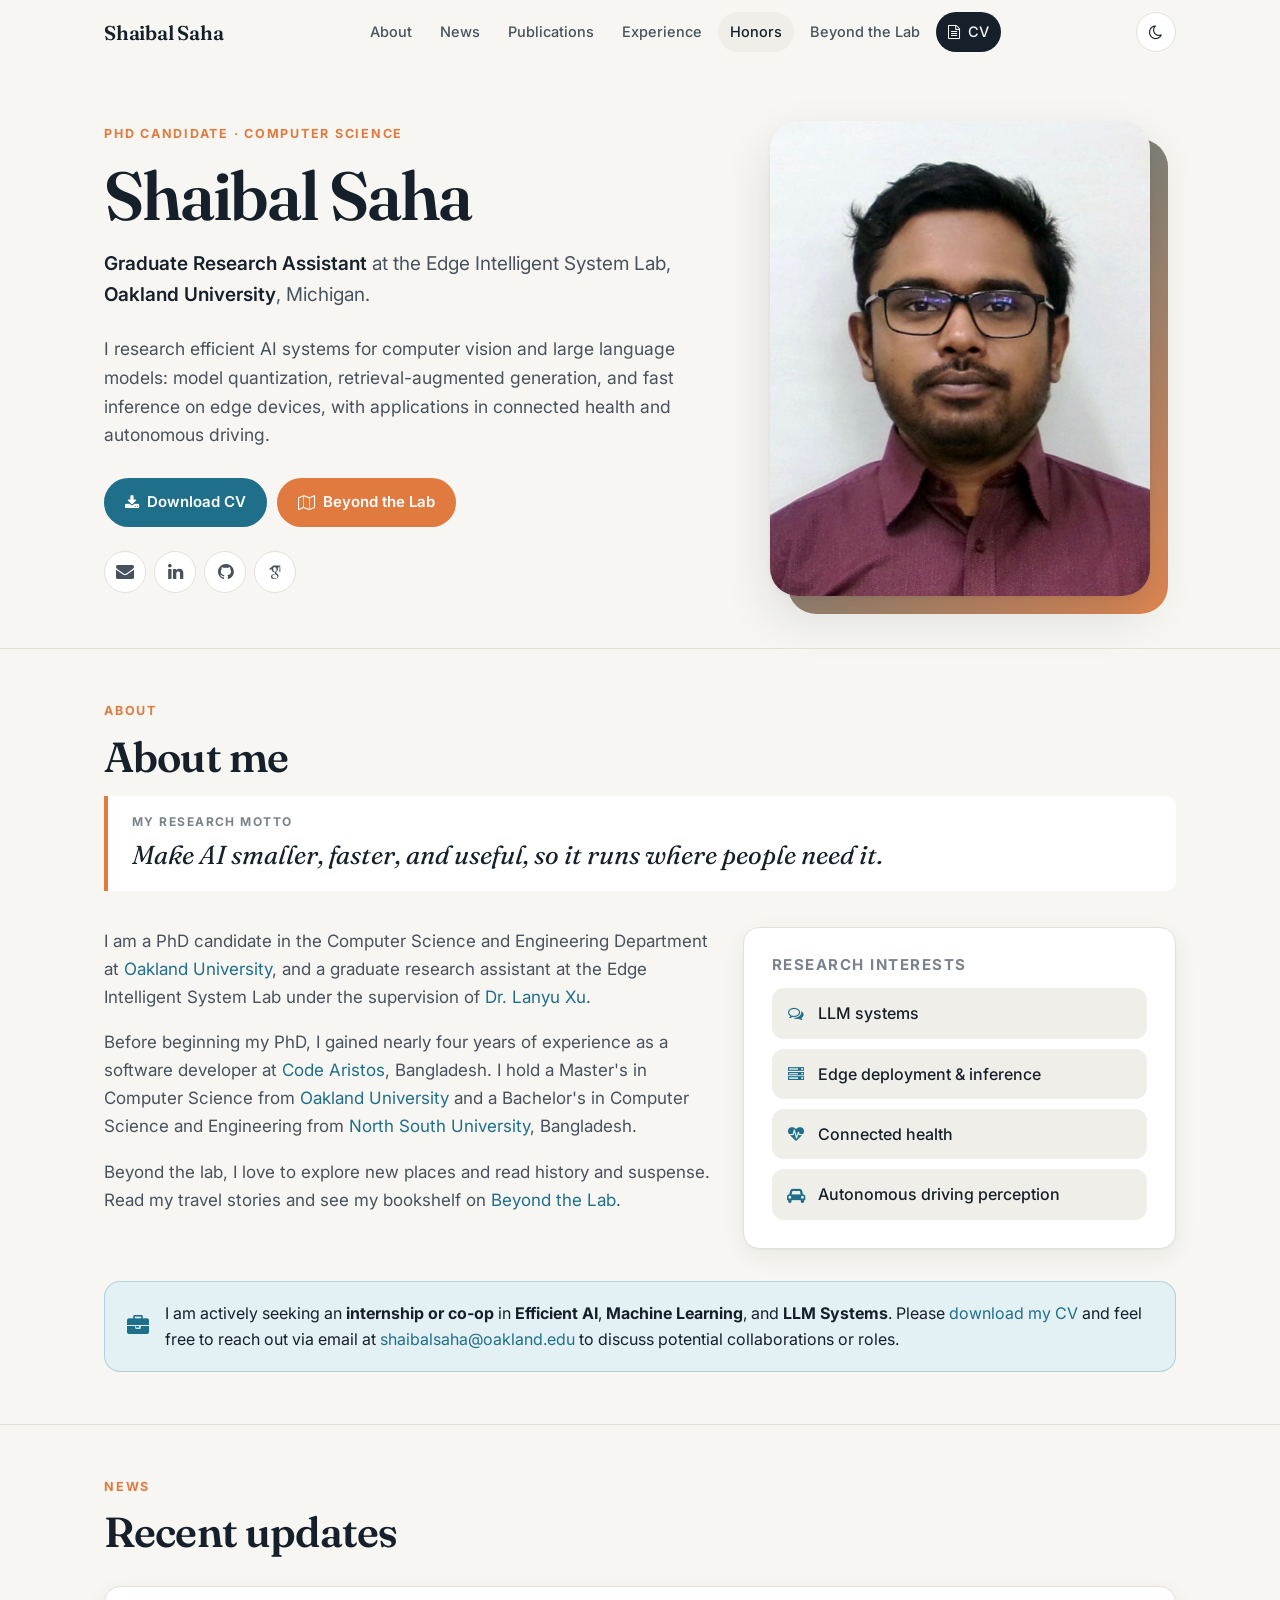
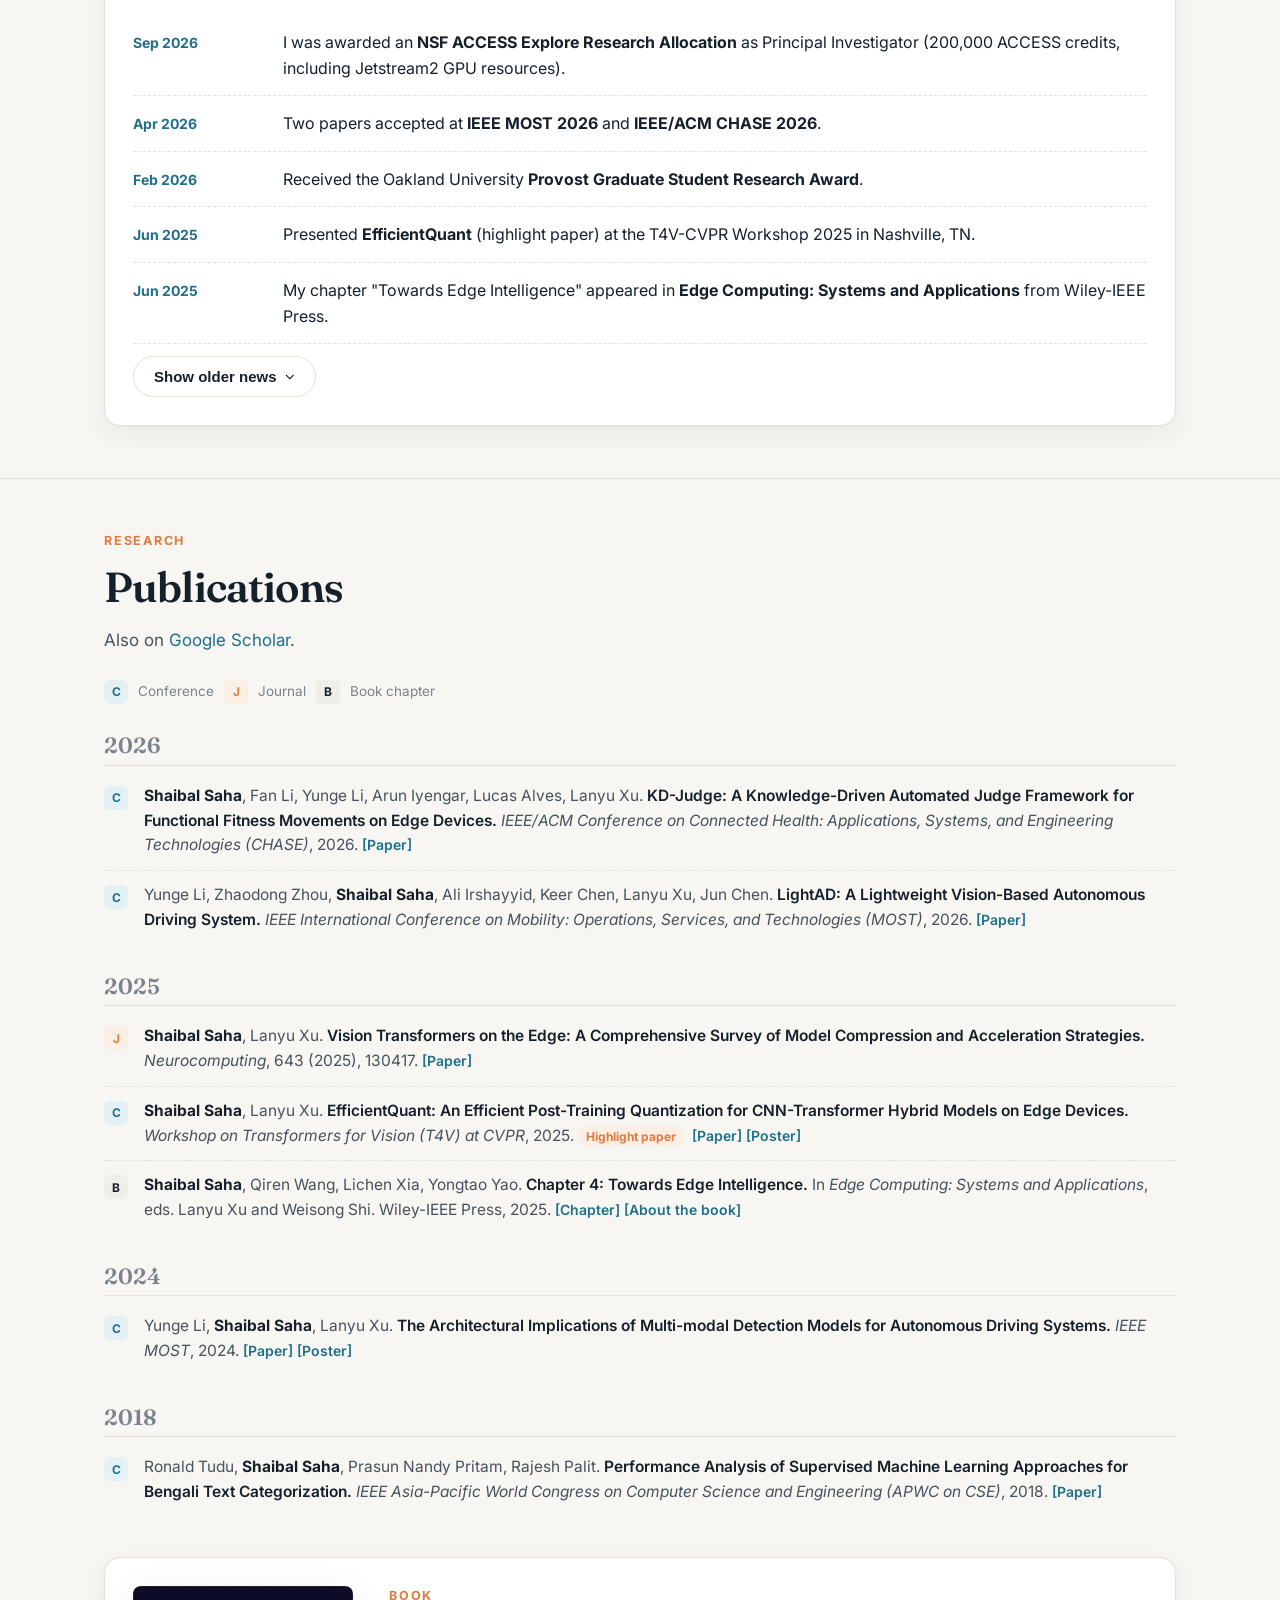
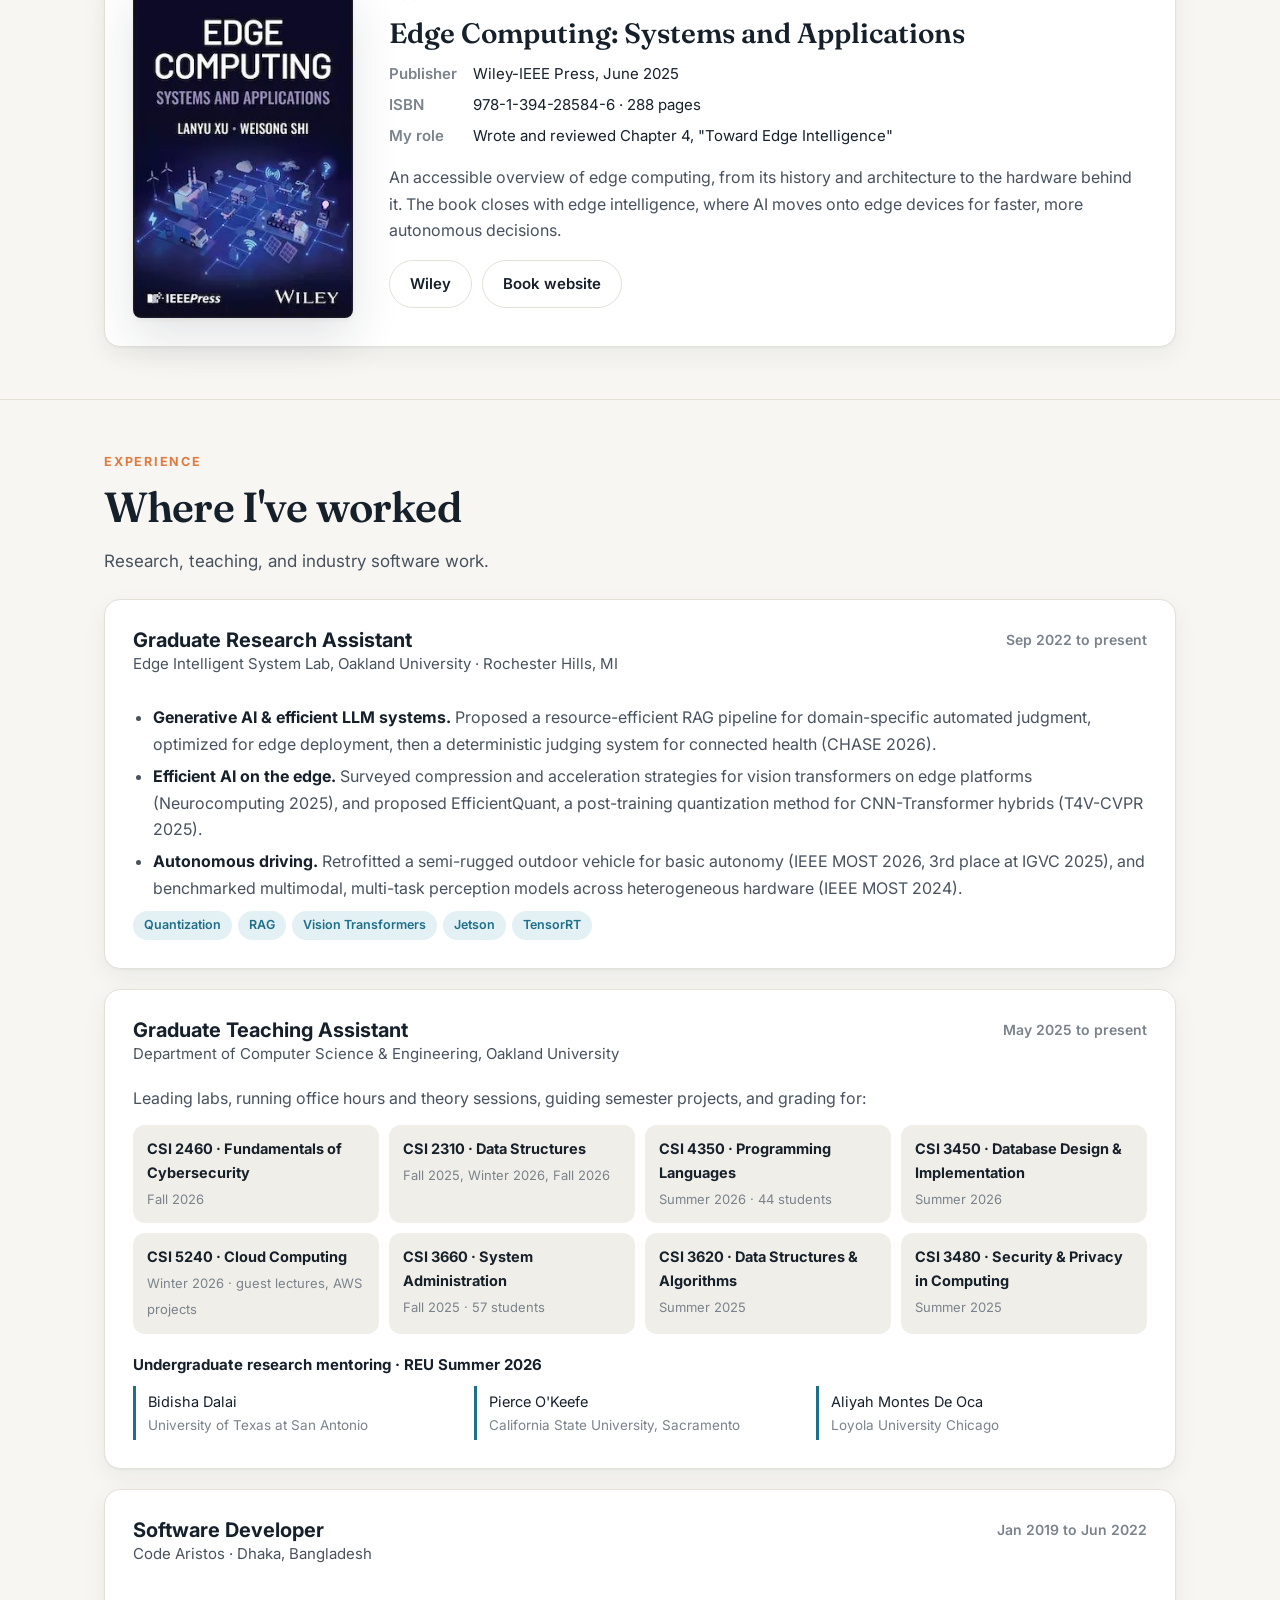
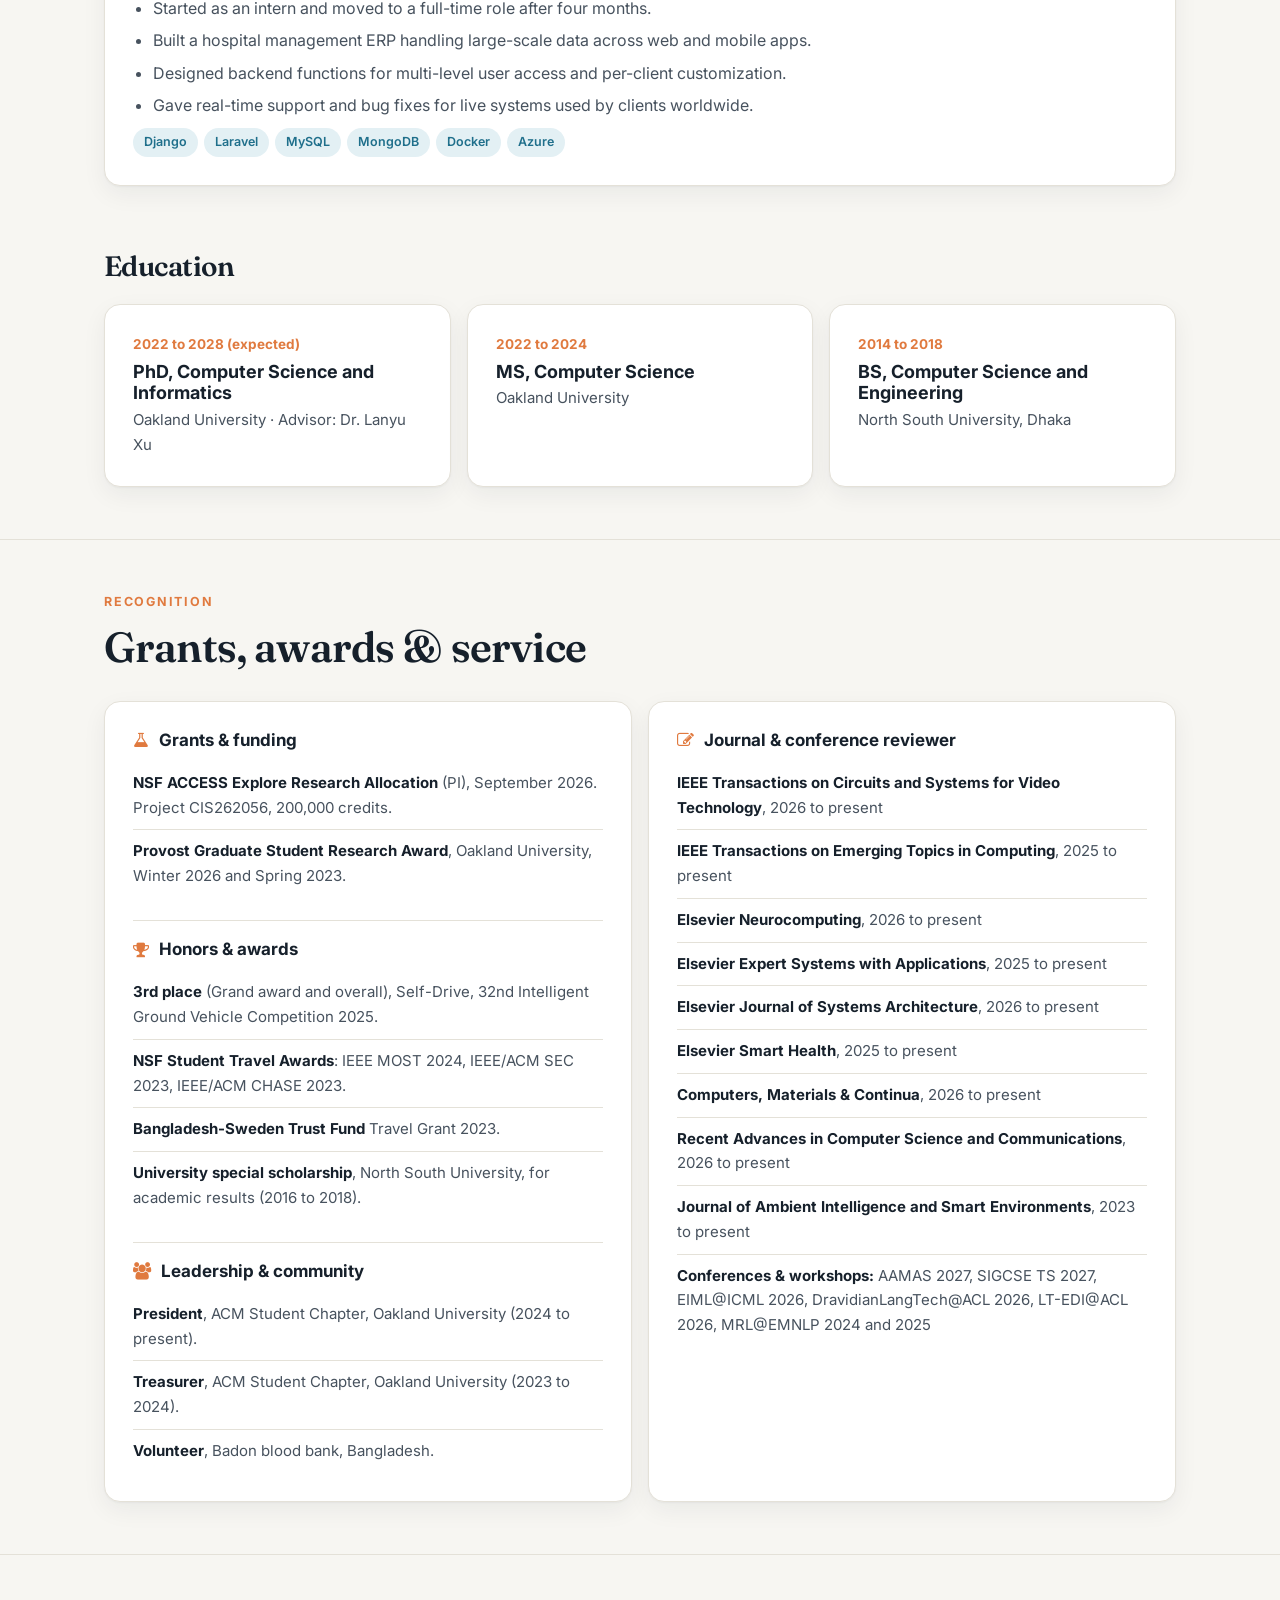
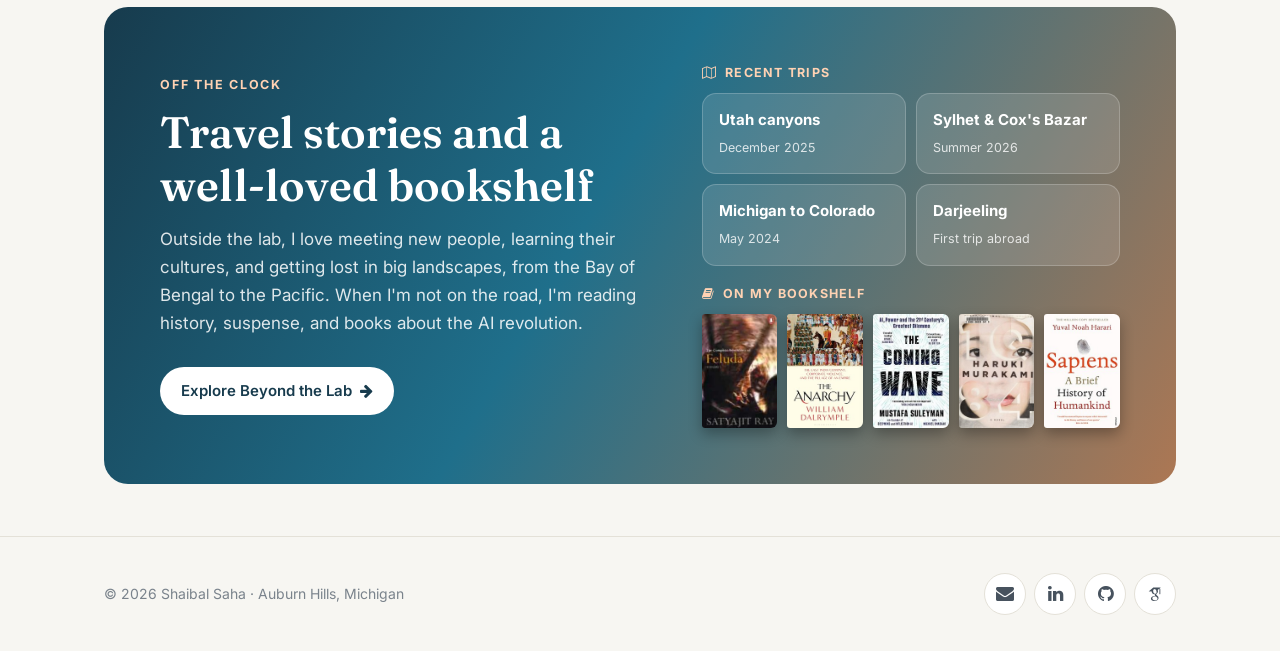
<file: index.html>
<!DOCTYPE html>
<html lang="en">
<head>
  <meta charset="utf-8">
  <meta name="viewport" content="width=device-width, initial-scale=1">
  <title>Shaibal Saha | Efficient AI Researcher</title>
  <meta name="description" content="Shaibal Saha is a PhD candidate at Oakland University researching efficient AI for computer vision and LLM systems, with a focus on connected health and autonomous driving.">
  <link rel="icon" href="favicon.ico" type="image/x-icon">
  <link rel="preconnect" href="https://fonts.googleapis.com">
  <link rel="preconnect" href="https://fonts.gstatic.com" crossorigin>
  <link href="https://fonts.googleapis.com/css2?family=Fraunces:opsz,wght@9..144,500;9..144,600&family=Inter:wght@400;500;600;700&display=swap" rel="stylesheet">
  <link rel="stylesheet" href="libs/font-awesome/css/font-awesome.min.css">
  <link rel="stylesheet" href="academicons/css/academicons.min.css">
  <link rel="stylesheet" href="css/site.css?v=20261118t">
</head>
<body>

<nav class="nav">
  <div class="wrap">
    <a class="brand" href="#top">Shaibal Saha</a>
    <ul class="nav-links">
      <li><a href="#about">About</a></li>
      <li><a href="#news">News</a></li>
      <li><a href="#publications">Publications</a></li>
      <li><a href="#experience">Experience</a></li>
      <li><a href="#honors">Honors</a></li>
      <li><a href="beyond-the-lab.html">Beyond the Lab</a></li>
      <li><a class="pill" href="images/Shaibal_Saha_CV.pdf" target="_blank" rel="noopener"><i class="fa fa-file-text-o"></i>&nbsp; CV</a></li>
    </ul>
    <div class="nav-right">
      <button class="theme-toggle" type="button" aria-label="Toggle dark mode"><i class="fa fa-moon-o"></i></button>
      <button class="nav-toggle" type="button" aria-label="Open menu" aria-expanded="false"><i class="fa fa-bars"></i></button>
    </div>
  </div>
</nav>

<main id="top">

  <!-- ================= HERO ================= -->
  <section class="hero">
    <div class="wrap">
      <div class="hero-grid">
        <div>
          <span class="eyebrow">PhD Candidate · Computer Science</span>
          <h1>Shaibal Saha</h1>
          <p class="role"><b>Graduate Research Assistant</b> at the Edge Intelligent System Lab, <b>Oakland University</b>, Michigan.</p>
          <p class="lead">I research efficient AI systems for computer vision and large language models: model quantization, retrieval-augmented generation, and fast inference on edge devices, with applications in connected health and autonomous driving.</p>
          <div class="hero-actions">
            <a class="btn btn-primary" href="images/Shaibal_Saha_CV.pdf" target="_blank" rel="noopener"><i class="fa fa-download"></i> Download CV</a>
            <a class="btn btn-warm" href="beyond-the-lab.html"><i class="fa fa-map-o"></i> Beyond the Lab</a>
          </div>
          <div class="socials">
            <a href="mailto:shaibalsaha@oakland.edu" aria-label="Email"><i class="fa fa-envelope"></i></a>
            <a href="https://www.linkedin.com/in/shaibal-saha/" target="_blank" rel="noopener" aria-label="LinkedIn"><i class="fa fa-linkedin"></i></a>
            <a href="https://github.com/shaibal13" target="_blank" rel="noopener" aria-label="GitHub"><i class="fa fa-github"></i></a>
            <a href="https://scholar.google.com/citations?hl=en&user=B1OTj-sAAAAJ" target="_blank" rel="noopener" aria-label="Google Scholar"><i class="ai ai-google-scholar"></i></a>
          </div>
        </div>
        <div class="hero-photo">
          <img src="images/new_photo.jpg" alt="Portrait of Shaibal Saha" fetchpriority="high">
        </div>
      </div>
    </div>
  </section>

  <!-- ================= ABOUT ================= -->
  <section id="about">
    <div class="wrap">
      <span class="eyebrow">About</span>
      <h2 class="section-title">About me</h2>
      <blockquote class="motto reveal"><span>My research motto</span>Make AI smaller, faster, and useful, so it runs where people need it.</blockquote>
      <div class="about-grid">
        <div class="reveal">
          <p>I am a PhD candidate in the Computer Science and Engineering Department at <a href="https://www.oakland.edu/" target="_blank" rel="noopener">Oakland University</a>, and a graduate research assistant at the Edge Intelligent System Lab under the supervision of <a href="https://lori930.github.io/" target="_blank" rel="noopener">Dr. Lanyu Xu</a>.</p>
          <p>Before beginning my PhD, I gained nearly four years of experience as a software developer at <a href="https://codearistos.net/" target="_blank" rel="noopener">Code Aristos</a>, Bangladesh. I hold a Master's in Computer Science from <a href="https://www.oakland.edu/" target="_blank" rel="noopener">Oakland University</a> and a Bachelor's in Computer Science and Engineering from <a href="https://www.northsouth.edu/" target="_blank" rel="noopener">North South University</a>, Bangladesh.</p>
          <p>Beyond the lab, I love to explore new places and read history and suspense. Read my travel stories and see my bookshelf on <a href="beyond-the-lab.html">Beyond the Lab</a>.</p>
        </div>
        <div class="card reveal">
          <h3 style="font-size:15px;margin-bottom:14px;color:var(--ink-3);letter-spacing:.1em;text-transform:uppercase">Research interests</h3>
          <ul class="interest-list">
            <li><i class="fa fa-comments-o"></i> LLM systems</li>
            <li><i class="fa fa-server"></i> Edge deployment &amp; inference</li>
            <li><i class="fa fa-heartbeat"></i> Connected health</li>
            <li><i class="fa fa-car"></i> Autonomous driving perception</li>
          </ul>
        </div>
      </div>
      <div class="banner reveal" style="margin-top:32px">
        <i class="fa fa-briefcase"></i>
        <p>I am actively seeking an <b>internship or co-op</b> in <b>Efficient AI</b>, <b>Machine Learning</b>, and <b>LLM Systems</b>. Please <a href="images/Shaibal_Saha_CV.pdf" target="_blank" rel="noopener">download my CV</a> and feel free to reach out via email at <a href="mailto:shaibalsaha@oakland.edu">shaibalsaha@oakland.edu</a> to discuss potential collaborations or roles.</p>
      </div>
    </div>
  </section>

  <!-- ================= NEWS ================= -->
  <section id="news">
    <div class="wrap">
      <span class="eyebrow">News</span>
      <h2 class="section-title">Recent updates</h2>
      <div class="card reveal" style="margin-top:28px">
        <ul class="news" id="news-list">
          <li><time>Sep 2026</time><div>I was awarded an <b>NSF ACCESS Explore Research Allocation</b> as Principal Investigator (200,000 ACCESS credits, including Jetstream2 GPU resources).</div></li>
          <li><time>Apr 2026</time><div>Two papers accepted at <b>IEEE MOST 2026</b> and <b>IEEE/ACM CHASE 2026</b>.</div></li>
          <li><time>Feb 2026</time><div>Received the Oakland University <b>Provost Graduate Student Research Award</b>.</div></li>
          <li><time>Jun 2025</time><div>Presented <b>EfficientQuant</b> (highlight paper) at the T4V-CVPR Workshop 2025 in Nashville, TN.</div></li>
          <li><time>Jun 2025</time><div>My chapter "Towards Edge Intelligence" appeared in <b>Edge Computing: Systems and Applications</b> from Wiley-IEEE Press.</div></li>
          <li class="hidden-item"><time>May 2025</time><div>Our CSE and ECE smart vehicle team took <b>3rd place</b> in the Self-Drive Challenge at the 32nd Intelligent Ground Vehicle Competition (IGVC).</div></li>
          <li class="hidden-item"><time>May 2025</time><div>Our survey on Vision Transformers on the Edge was accepted at <b>Neurocomputing</b> (Q1 journal).</div></li>
          <li class="hidden-item"><time>Apr 2025</time><div>Passed my PhD qualifying exam.</div></li>
          <li class="hidden-item"><time>Sep 2024</time><div>Attended the NSF workshop on Algorithm-Hardware Co-design for Medical Applications in Pittsburgh, PA.</div></li>
          <li class="hidden-item"><time>May 2024</time><div>Our autonomous driving work was accepted at <b>IEEE MOST 2024</b>.</div></li>
          <li class="hidden-item"><time>Dec 2023</time><div>Attended IEEE/ACM SEC 2023 in Wilmington, DE with an NSF Student Travel Award.</div></li>
          <li class="hidden-item"><time>Jun 2023</time><div>Attended IEEE/ACM CHASE 2023 in Orlando, FL with an NSF Student Travel Award.</div></li>
        </ul>
        <button class="btn btn-ghost" id="news-more" type="button" style="margin-top:12px">Show older news <i class="fa fa-angle-down"></i></button>
      </div>
    </div>
  </section>

  <!-- ================= PUBLICATIONS ================= -->
  <section id="publications">
    <div class="wrap">
      <span class="eyebrow">Research</span>
      <h2 class="section-title">Publications</h2>
      <p class="section-lede">Also on <a href="https://scholar.google.com/citations?hl=en&user=B1OTj-sAAAAJ" target="_blank" rel="noopener">Google Scholar</a>.</p>
      <div class="pub-legend"><span class="tag">C</span> Conference <span class="tag j">J</span> Journal <span class="tag b">B</span> Book chapter</div>

      <h3 class="pub-year">2026</h3>
      <ol class="pub-list">
        <li><span class="tag">C</span><div><b>Shaibal Saha</b>, Fan Li, Yunge Li, Arun Iyengar, Lucas Alves, Lanyu Xu. <span class="pub-title">KD-Judge: A Knowledge-Driven Automated Judge Framework for Functional Fitness Movements on Edge Devices.</span> <i>IEEE/ACM Conference on Connected Health: Applications, Systems, and Engineering Technologies (CHASE)</i>, 2026. <a href="https://arxiv.org/abs/2604.19834" target="_blank" rel="noopener">[Paper]</a></div></li>
        <li><span class="tag">C</span><div>Yunge Li, Zhaodong Zhou, <b>Shaibal Saha</b>, Ali Irshayyid, Keer Chen, Lanyu Xu, Jun Chen. <span class="pub-title">LightAD: A Lightweight Vision-Based Autonomous Driving System.</span> <i>IEEE International Conference on Mobility: Operations, Services, and Technologies (MOST)</i>, 2026. <a href="https://ieeexplore.ieee.org/abstract/document/11527461" target="_blank" rel="noopener">[Paper]</a></div></li>
      </ol>

      <h3 class="pub-year">2025</h3>
      <ol class="pub-list">
        <li><span class="tag j">J</span><div><b>Shaibal Saha</b>, Lanyu Xu. <span class="pub-title">Vision Transformers on the Edge: A Comprehensive Survey of Model Compression and Acceleration Strategies.</span> <i>Neurocomputing</i>, 643 (2025), 130417. <a href="https://arxiv.org/abs/2503.02891" target="_blank" rel="noopener">[Paper]</a></div></li>
        <li><span class="tag">C</span><div><b>Shaibal Saha</b>, Lanyu Xu. <span class="pub-title">EfficientQuant: An Efficient Post-Training Quantization for CNN-Transformer Hybrid Models on Edge Devices.</span> <i>Workshop on Transformers for Vision (T4V) at CVPR</i>, 2025. <span class="hl">Highlight paper</span> <a href="https://arxiv.org/abs/2506.11093" target="_blank" rel="noopener">[Paper]</a> <a href="images/EfficientQuant.pdf" target="_blank" rel="noopener">[Poster]</a></div></li>
        <li><span class="tag b">B</span><div><b>Shaibal Saha</b>, Qiren Wang, Lichen Xia, Yongtao Yao. <span class="pub-title">Chapter 4: Towards Edge Intelligence.</span> In <i>Edge Computing: Systems and Applications</i>, eds. Lanyu Xu and Weisong Shi. Wiley-IEEE Press, 2025. <a href="https://onlinelibrary.wiley.com/doi/10.1002/9781394285860.ch4" target="_blank" rel="noopener">[Chapter]</a> <a href="#book">[About the book]</a></div></li>
      </ol>

      <h3 class="pub-year">2024</h3>
      <ol class="pub-list">
        <li><span class="tag">C</span><div>Yunge Li, <b>Shaibal Saha</b>, Lanyu Xu. <span class="pub-title">The Architectural Implications of Multi-modal Detection Models for Autonomous Driving Systems.</span> <i>IEEE MOST</i>, 2024. <a href="https://ieeexplore.ieee.org/document/10607110" target="_blank" rel="noopener">[Paper]</a> <a href="images/Most24_poster.pdf" target="_blank" rel="noopener">[Poster]</a></div></li>
      </ol>

      <h3 class="pub-year">2018</h3>
      <ol class="pub-list">
        <li><span class="tag">C</span><div>Ronald Tudu, <b>Shaibal Saha</b>, Prasun Nandy Pritam, Rajesh Palit. <span class="pub-title">Performance Analysis of Supervised Machine Learning Approaches for Bengali Text Categorization.</span> <i>IEEE Asia-Pacific World Congress on Computer Science and Engineering (APWC on CSE)</i>, 2018. <a href="https://ieeexplore.ieee.org/abstract/document/8853717" target="_blank" rel="noopener">[Paper]</a></div></li>
      </ol>

      <div id="book" class="card book reveal" style="margin-top:40px">
        <img src="images/cover_page.jpg" alt="Cover of Edge Computing: Systems and Applications">
        <div>
          <span class="eyebrow">Book</span>
          <h3>Edge Computing: Systems and Applications</h3>
          <dl>
            <dt>Publisher</dt><dd>Wiley-IEEE Press, June 2025</dd>
            <dt>ISBN</dt><dd>978-1-394-28584-6 · 288 pages</dd>
            <dt>My role</dt><dd>Wrote and reviewed Chapter 4, "Toward Edge Intelligence"</dd>
          </dl>
          <p>An accessible overview of edge computing, from its history and architecture to the hardware behind it. The book closes with edge intelligence, where AI moves onto edge devices for faster, more autonomous decisions.</p>
          <div class="links" style="display:flex;gap:10px;flex-wrap:wrap">
            <a class="btn btn-ghost" href="https://onlinelibrary.wiley.com/doi/book/10.1002/9781394285860" target="_blank" rel="noopener">Wiley</a>
            <a class="btn btn-ghost" href="https://edgecomputingbook.org/" target="_blank" rel="noopener">Book website</a>
          </div>
        </div>
      </div>
    </div>
  </section>

  <!-- ================= EXPERIENCE ================= -->
  <section id="experience">
    <div class="wrap">
      <span class="eyebrow">Experience</span>
      <h2 class="section-title">Where I've worked</h2>
      <p class="section-lede">Research, teaching, and industry software work.</p>
      <div class="timeline">
        <article class="card job reveal">
          <div>
            <h3>Graduate Research Assistant</h3>
            <div class="org">Edge Intelligent System Lab, Oakland University · Rochester Hills, MI</div>
          </div>
          <div class="when">Sep 2022 to present</div>
          <div class="body">
            <ul>
              <li><b>Generative AI &amp; efficient LLM systems.</b> Proposed a resource-efficient RAG pipeline for domain-specific automated judgment, optimized for edge deployment, then a deterministic judging system for connected health (CHASE 2026).</li>
              <li><b>Efficient AI on the edge.</b> Surveyed compression and acceleration strategies for vision transformers on edge platforms (Neurocomputing 2025), and proposed EfficientQuant, a post-training quantization method for CNN-Transformer hybrids (T4V-CVPR 2025).</li>
              <li><b>Autonomous driving.</b> Retrofitted a semi-rugged outdoor vehicle for basic autonomy (IEEE MOST 2026, 3rd place at IGVC 2025), and benchmarked multimodal, multi-task perception models across heterogeneous hardware (IEEE MOST 2024).</li>
            </ul>
            <div class="chips"><span class="chip">Quantization</span><span class="chip">RAG</span><span class="chip">Vision Transformers</span><span class="chip">Jetson</span><span class="chip">TensorRT</span></div>
          </div>
        </article>

        <article class="card job reveal">
          <div>
            <h3>Graduate Teaching Assistant</h3>
            <div class="org">Department of Computer Science &amp; Engineering, Oakland University</div>
          </div>
          <div class="when">May 2025 to present</div>
          <div class="body">
            <p style="color:var(--ink-2);margin:0">Leading labs, running office hours and theory sessions, guiding semester projects, and grading for:</p>
            <div class="course-grid">
              <div class="course"><b>CSI 2460 · Fundamentals of Cybersecurity</b><span>Fall 2026</span></div>
              <div class="course"><b>CSI 2310 · Data Structures</b><span>Fall 2025, Winter 2026, Fall 2026</span></div>
              <div class="course"><b>CSI 4350 · Programming Languages</b><span>Summer 2026 · 44 students</span></div>
              <div class="course"><b>CSI 3450 · Database Design &amp; Implementation</b><span>Summer 2026</span></div>
              <div class="course"><b>CSI 5240 · Cloud Computing</b><span>Winter 2026 · guest lectures, AWS projects</span></div>
              <div class="course"><b>CSI 3660 · System Administration</b><span>Fall 2025 · 57 students</span></div>
              <div class="course"><b>CSI 3620 · Data Structures &amp; Algorithms</b><span>Summer 2025</span></div>
              <div class="course"><b>CSI 3480 · Security &amp; Privacy in Computing</b><span>Summer 2025</span></div>
            </div>
            <h4 style="font-size:15px;margin:22px 0 4px">Undergraduate research mentoring · REU Summer 2026</h4>
            <div class="mentees">
              <div class="mentee">Bidisha Dalai<span>University of Texas at San Antonio</span></div>
              <div class="mentee">Pierce O'Keefe<span>California State University, Sacramento</span></div>
              <div class="mentee">Aliyah Montes De Oca<span>Loyola University Chicago</span></div>
            </div>
          </div>
        </article>

        <article class="card job reveal">
          <div>
            <h3>Software Developer</h3>
            <div class="org">Code Aristos · Dhaka, Bangladesh</div>
          </div>
          <div class="when">Jan 2019 to Jun 2022</div>
          <div class="body">
            <ul>
              <li>Started as an intern and moved to a full-time role after four months.</li>
              <li>Built a hospital management ERP handling large-scale data across web and mobile apps.</li>
              <li>Designed backend functions for multi-level user access and per-client customization.</li>
              <li>Gave real-time support and bug fixes for live systems used by clients worldwide.</li>
            </ul>
            <div class="chips"><span class="chip">Django</span><span class="chip">Laravel</span><span class="chip">MySQL</span><span class="chip">MongoDB</span><span class="chip">Docker</span><span class="chip">Azure</span></div>
          </div>
        </article>
      </div>

      <h3 class="section-title" style="font-size:28px;margin-top:64px" id="education">Education</h3>
      <div class="edu-grid" style="margin-top:20px">
        <div class="card edu reveal"><div class="when">2022 to 2028 (expected)</div><h3>PhD, Computer Science and Informatics</h3><p>Oakland University · Advisor: Dr. Lanyu Xu</p></div>
        <div class="card edu reveal"><div class="when">2022 to 2024</div><h3>MS, Computer Science</h3><p>Oakland University</p></div>
        <div class="card edu reveal"><div class="when">2014 to 2018</div><h3>BS, Computer Science and Engineering</h3><p>North South University, Dhaka</p></div>
      </div>
    </div>
  </section>

  <!-- ================= HONORS ================= -->
  <section id="honors">
    <div class="wrap">
      <span class="eyebrow">Recognition</span>
      <h2 class="section-title">Grants, awards &amp; service</h2>
      <div class="honors-grid" style="margin-top:28px">
        <div class="card reveal">
          <h3><i class="fa fa-flask"></i> Grants &amp; funding</h3>
          <ul>
            <li><b>NSF ACCESS Explore Research Allocation</b> (PI), September 2026. Project CIS262056, 200,000 credits.</li>
            <li><b>Provost Graduate Student Research Award</b>, Oakland University, Winter 2026 and Spring 2023.</li>
          </ul>
          <h3 class="sub"><i class="fa fa-trophy"></i> Honors &amp; awards</h3>
          <ul>
            <li><b>3rd place</b> (Grand award and overall), Self-Drive, 32nd Intelligent Ground Vehicle Competition 2025.</li>
            <li><b>NSF Student Travel Awards</b>: IEEE MOST 2024, IEEE/ACM SEC 2023, IEEE/ACM CHASE 2023.</li>
            <li><b>Bangladesh-Sweden Trust Fund</b> Travel Grant 2023.</li>
            <li><b>University special scholarship</b>, North South University, for academic results (2016 to 2018).</li>
          </ul>
          <h3 class="sub"><i class="fa fa-users"></i> Leadership &amp; community</h3>
          <ul>
            <li><b>President</b>, ACM Student Chapter, Oakland University (2024 to present).</li>
            <li><b>Treasurer</b>, ACM Student Chapter, Oakland University (2023 to 2024).</li>
            <li><b>Volunteer</b>, Badon blood bank, Bangladesh.</li>
          </ul>
        </div>
        <div class="card reveal">
          <h3><i class="fa fa-pencil-square-o"></i> Journal &amp; conference reviewer</h3>
          <ul>
            <li><b>IEEE Transactions on Circuits and Systems for Video Technology</b>, 2026 to present</li>
            <li><b>IEEE Transactions on Emerging Topics in Computing</b>, 2025 to present</li>
            <li><b>Elsevier Neurocomputing</b>, 2026 to present</li>
            <li><b>Elsevier Expert Systems with Applications</b>, 2025 to present</li>
            <li><b>Elsevier Journal of Systems Architecture</b>, 2026 to present</li>
            <li><b>Elsevier Smart Health</b>, 2025 to present</li>
            <li><b>Computers, Materials &amp; Continua</b>, 2026 to present</li>
            <li><b>Recent Advances in Computer Science and Communications</b>, 2026 to present</li>
            <li><b>Journal of Ambient Intelligence and Smart Environments</b>, 2023 to present</li>
            <li><b>Conferences &amp; workshops:</b> AAMAS 2027, SIGCSE TS 2027, EIML@ICML 2026, DravidianLangTech@ACL 2026, LT-EDI@ACL 2026, MRL@EMNLP 2024 and 2025</li>
          </ul>
        </div>
      </div>
    </div>
  </section>

  <!-- ================= TRAVEL TEASER ================= -->
  <section id="travel">
    <div class="wrap">
      <div class="teaser reveal">
        <div>
          <span class="eyebrow">Off the clock</span>
          <h2>Travel stories and a well-loved bookshelf</h2>
          <p>Outside the lab, I love meeting new people, learning their cultures, and getting lost in big landscapes, from the Bay of Bengal to the Pacific. When I'm not on the road, I'm reading history, suspense, and books about the AI revolution.</p>
          <a class="btn" href="beyond-the-lab.html" style="margin-top:12px">Explore Beyond the Lab <i class="fa fa-arrow-right"></i></a>
        </div>
        <div>
          <div class="teaser-label"><i class="fa fa-map-o"></i> Recent trips</div>
          <div class="teaser-stops">
            <a href="beyond-the-lab.html#utah-dec-2025"><b>Utah canyons</b><span>December 2025</span></a>
            <a href="beyond-the-lab.html#bangladesh"><b>Sylhet &amp; Cox's Bazar</b><span>Summer 2026</span></a>
            <a href="beyond-the-lab.html#michigan-to-colorado"><b>Michigan to Colorado</b><span>May 2024</span></a>
            <a href="beyond-the-lab.html#darjeeling"><b>Darjeeling</b><span>First trip abroad</span></a>
          </div>
          <div class="teaser-label" style="margin-top:18px"><i class="fa fa-book"></i> On my bookshelf</div>
          <a class="teaser-books" href="beyond-the-lab.html#bookshelf" aria-label="See my bookshelf">
            <img src="images/books/feluda.jpg" alt="Feluda by Satyajit Ray">
            <img src="images/books/the-anarchy.jpg" alt="The Anarchy by William Dalrymple">
            <img src="images/books/the-coming-wave.jpg" alt="The Coming Wave by Mustafa Suleyman">
            <img src="images/books/1q84.jpg" alt="1Q84 by Haruki Murakami">
            <img src="images/books/sapiens.jpg" alt="Sapiens by Yuval Noah Harari">
          </a>
        </div>
      </div>
    </div>
  </section>

</main>

<footer>
  <div class="wrap">
    <span>&copy; <span id="year">2026</span> Shaibal Saha · Auburn Hills, Michigan</span>
    <div class="socials">
      <a href="mailto:shaibalsaha@oakland.edu" aria-label="Email"><i class="fa fa-envelope"></i></a>
      <a href="https://www.linkedin.com/in/shaibal-saha/" target="_blank" rel="noopener" aria-label="LinkedIn"><i class="fa fa-linkedin"></i></a>
      <a href="https://github.com/shaibal13" target="_blank" rel="noopener" aria-label="GitHub"><i class="fa fa-github"></i></a>
      <a href="https://scholar.google.com/citations?hl=en&user=B1OTj-sAAAAJ" target="_blank" rel="noopener" aria-label="Google Scholar"><i class="ai ai-google-scholar"></i></a>
    </div>
  </div>
</footer>

<script src="js/site.js?v=20261118t"></script>
<script>
  // News: show older
  var more = document.getElementById('news-more');
  more.addEventListener('click', function () {
    var list = document.getElementById('news-list');
    var open = list.classList.toggle('expanded');
    more.innerHTML = open ? 'Show less <i class="fa fa-angle-up"></i>' : 'Show older news <i class="fa fa-angle-down"></i>';
  });
</script>
</body>
</html>
</file>
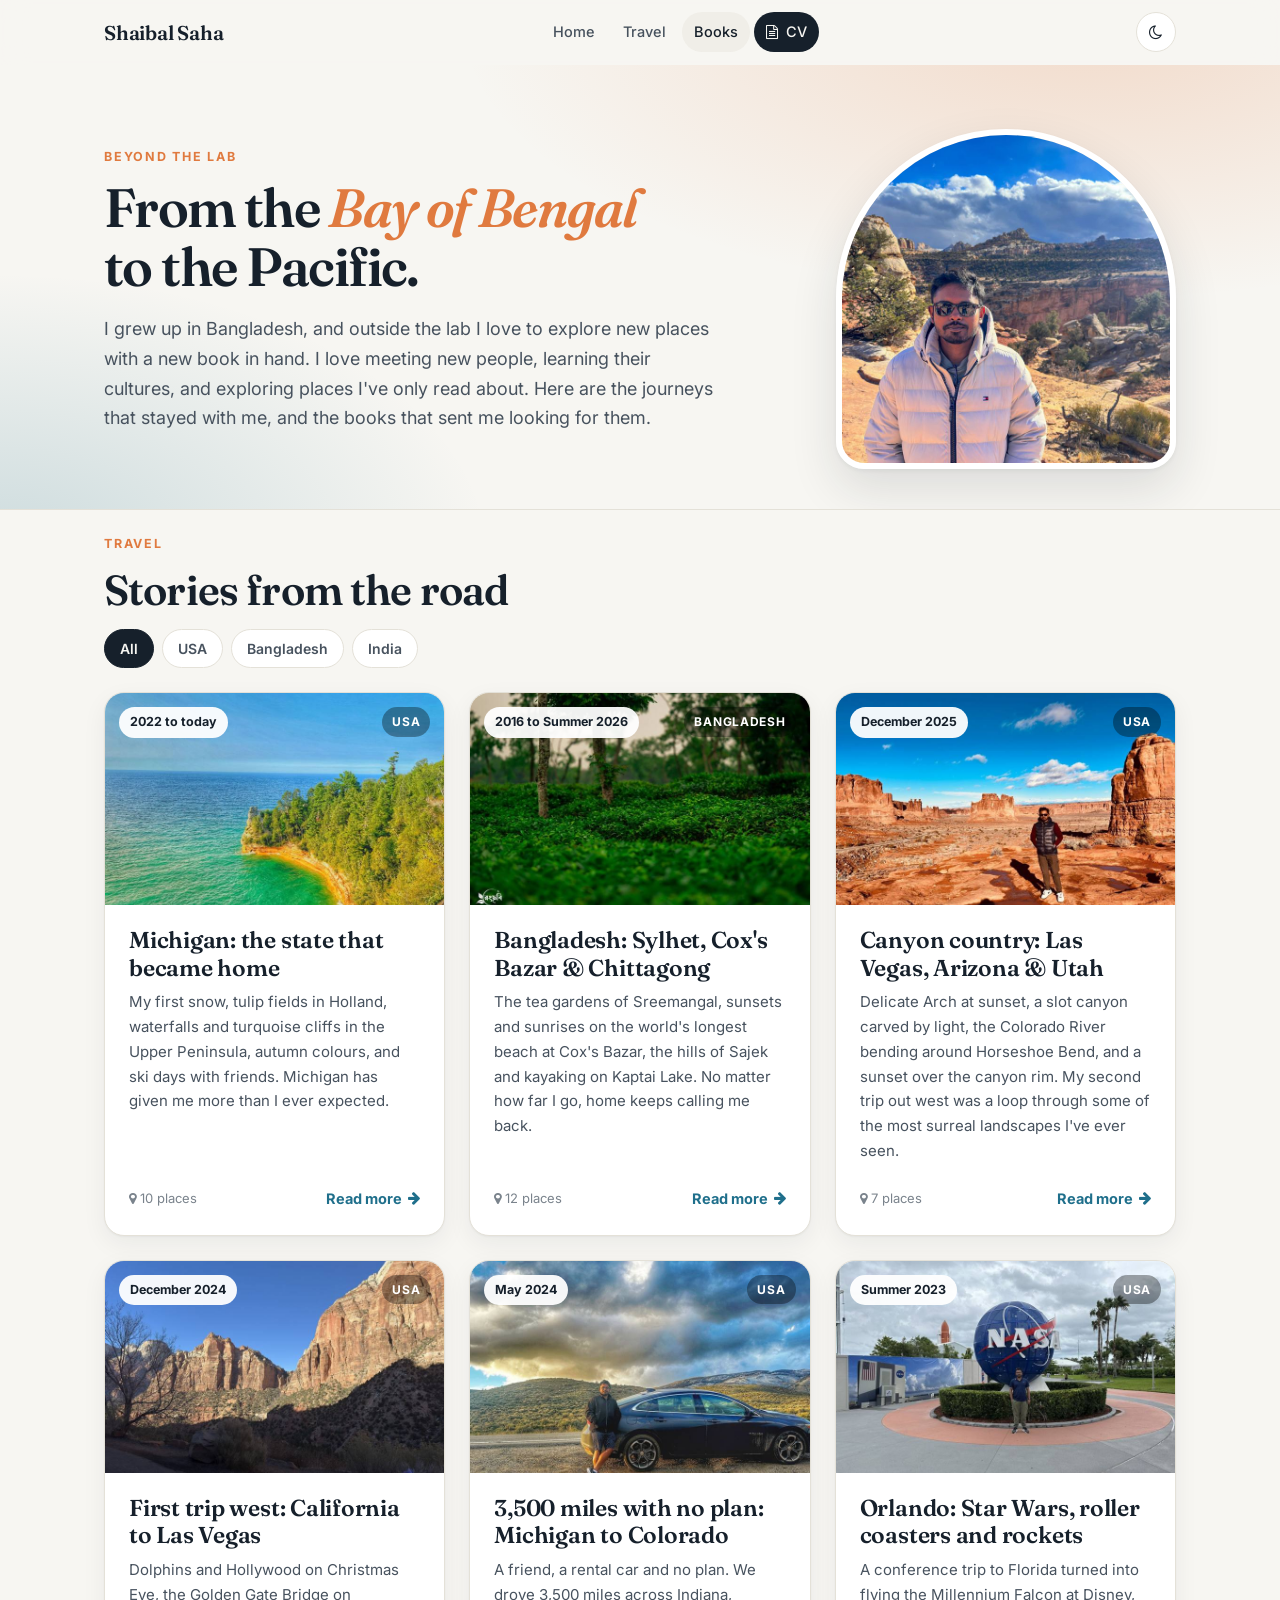
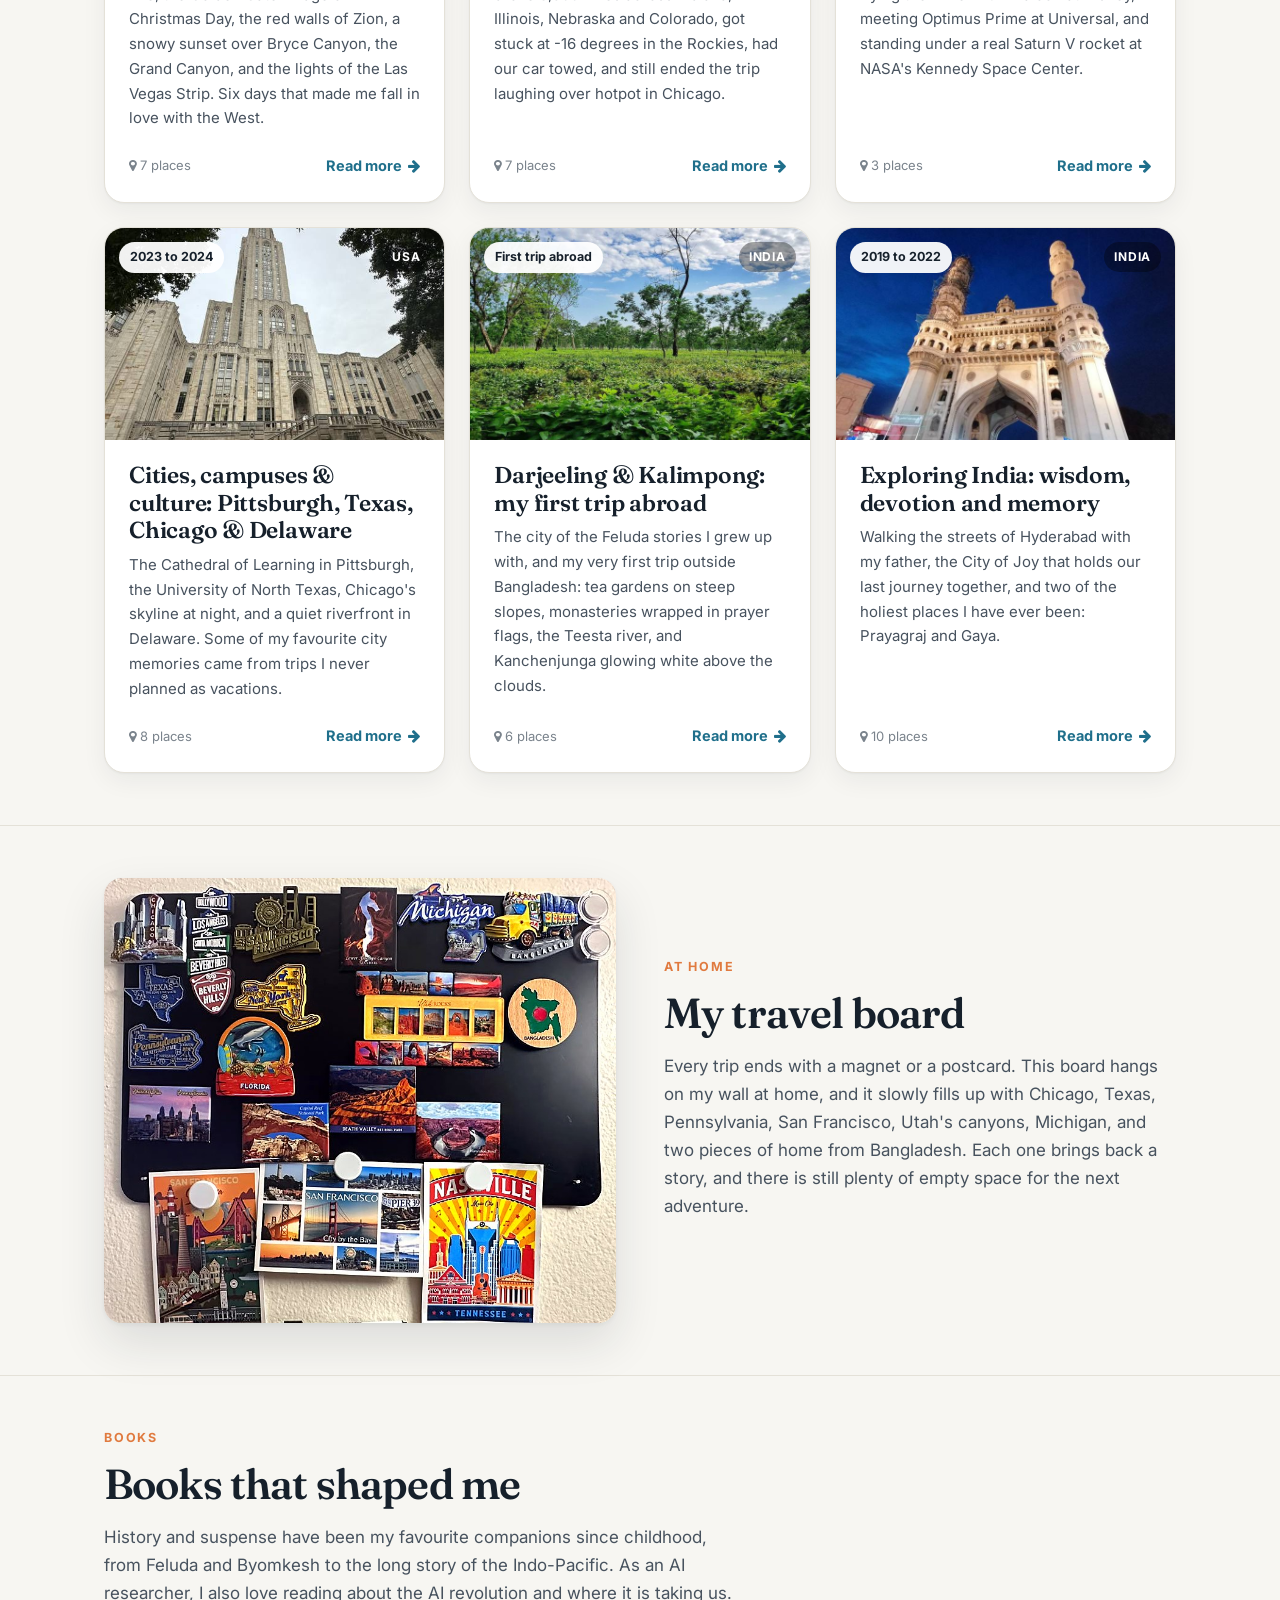
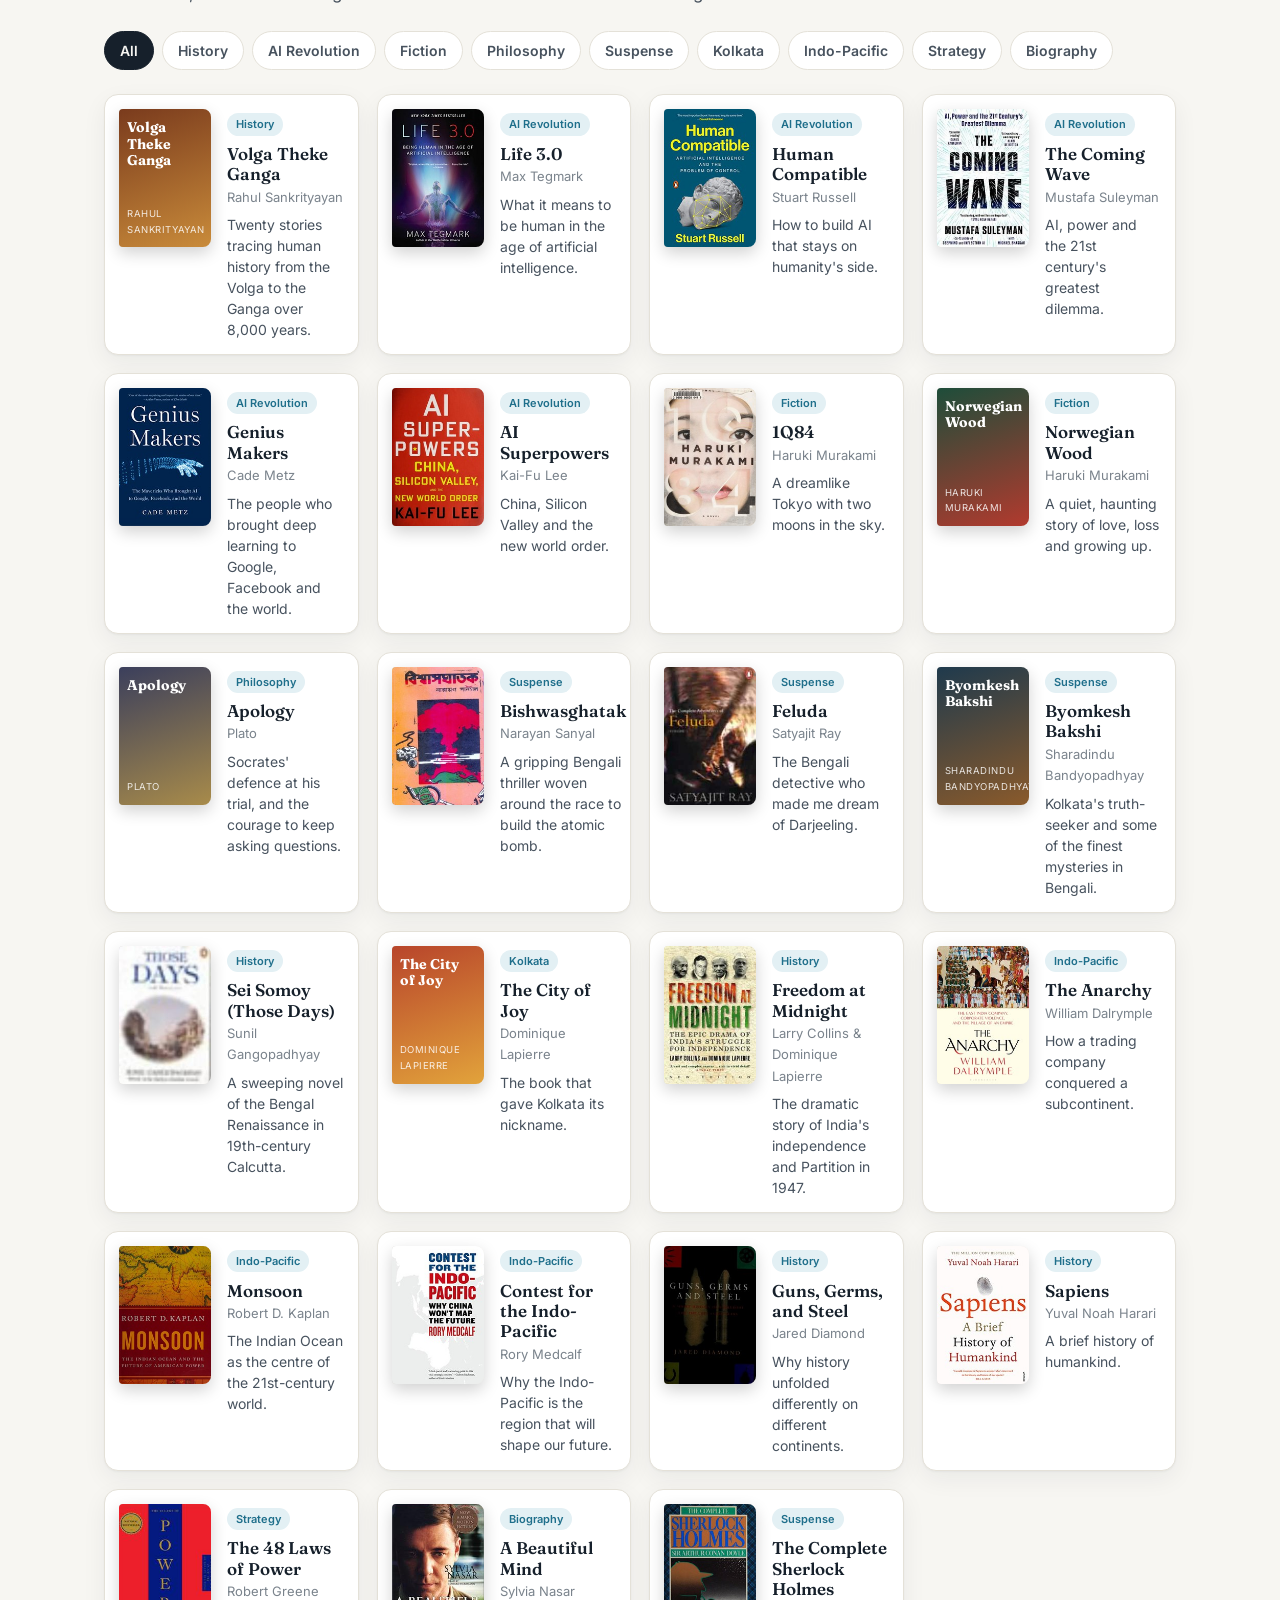
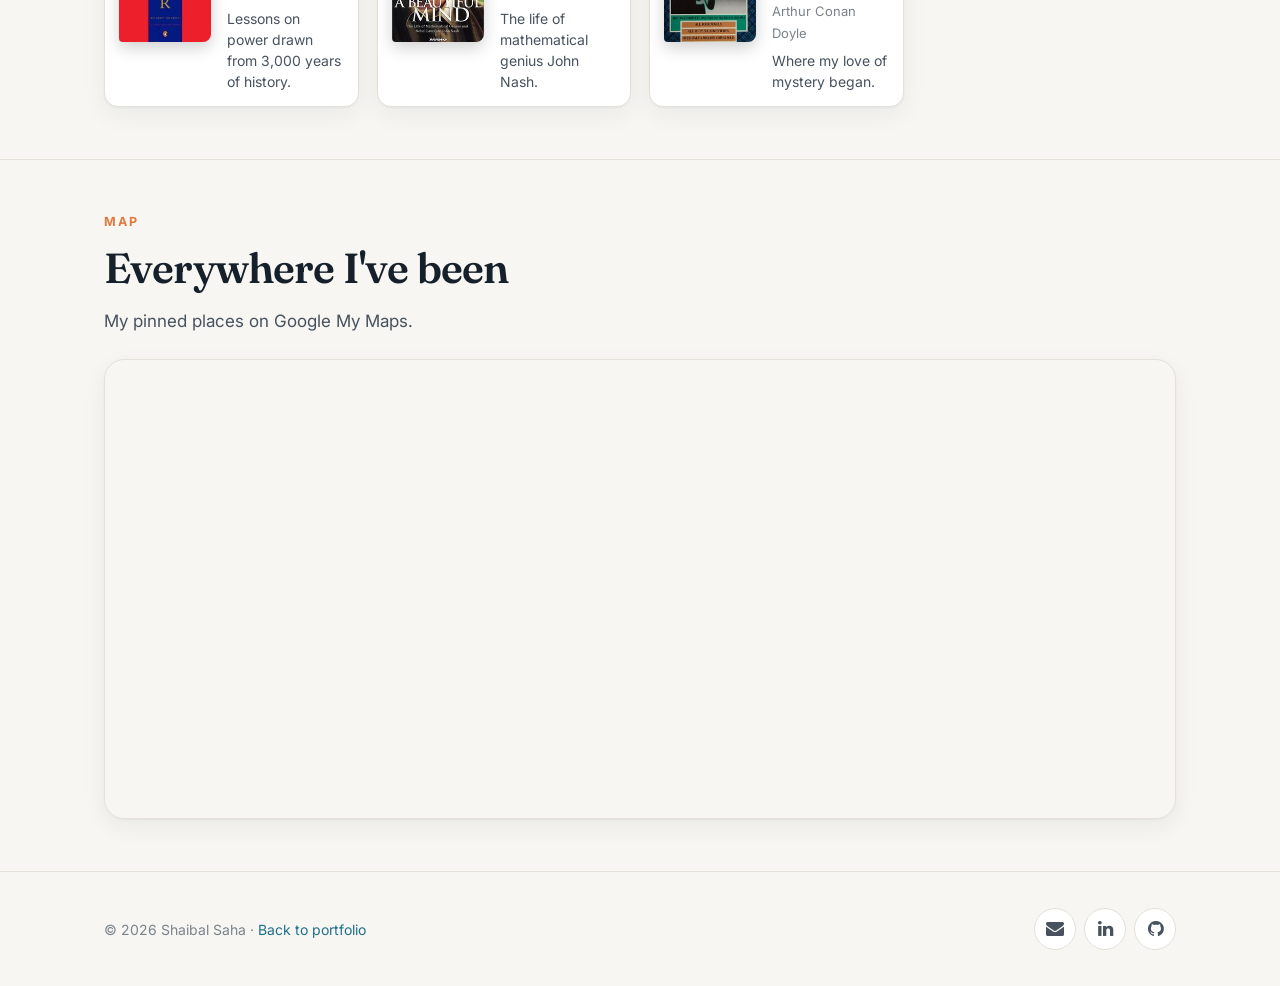
<file: beyond-the-lab.html>
<!DOCTYPE html>
<html lang="en">
<head>
  <meta charset="utf-8">
  <meta name="viewport" content="width=device-width, initial-scale=1">
  <title>Beyond the Lab | Shaibal Saha</title>
  <meta name="description" content="Stories and photos from Shaibal Saha's travels across the United States, India and Bangladesh.">
  <link rel="icon" href="favicon.ico" type="image/x-icon">
  <link rel="preconnect" href="https://fonts.googleapis.com">
  <link rel="preconnect" href="https://fonts.gstatic.com" crossorigin>
  <link href="https://fonts.googleapis.com/css2?family=Fraunces:ital,opsz,wght@0,9..144,500;0,9..144,600;1,9..144,500&family=Inter:wght@400;500;600;700&display=swap" rel="stylesheet">
  <link rel="stylesheet" href="libs/font-awesome/css/font-awesome.min.css">
  <link rel="stylesheet" href="css/site.css?v=20261118t">
</head>
<body>

<nav class="nav">
  <div class="wrap">
    <a class="brand" href="index.html">Shaibal Saha</a>
    <ul class="nav-links">
      <li><a href="index.html">Home</a></li>
      <li><a href="#trips">Travel</a></li>
      <li><a href="#bookshelf">Books</a></li>
      <li><a class="pill" href="images/Shaibal_Saha_CV.pdf" target="_blank" rel="noopener"><i class="fa fa-file-text-o"></i>&nbsp; CV</a></li>
    </ul>
    <div class="nav-right">
      <button class="theme-toggle" type="button" aria-label="Toggle dark mode"><i class="fa fa-moon-o"></i></button>
      <button class="nav-toggle" type="button" aria-label="Open menu" aria-expanded="false"><i class="fa fa-bars"></i></button>
    </div>
  </div>
</nav>

<!-- ============ JOURNAL (list view) ============ -->
<main class="journal">
  <section class="t-hero">
    <div class="wrap t-hero-grid">
      <div>
        <span class="eyebrow">Beyond the lab</span>
        <h1 class="t-title"><span>From the <em>Bay of Bengal</em></span> <span>to the Pacific.</span></h1>
        <p>I grew up in Bangladesh, and outside the lab I love to explore new places with a new book in hand. I love meeting new people, learning their cultures, and exploring places I've only read about. Here are the journeys that stayed with me, and the books that sent me looking for them.</p>
      </div>
      <figure class="t-hero-photo"><img src="images/travel/me-capitol-reef.jpg" alt="Shaibal at Capitol Reef National Park, Utah"></figure>
    </div>
  </section>

  <section id="trips" style="padding-top:24px">
    <div class="wrap">
      <span class="eyebrow">Travel</span>
      <h2 class="section-title">Stories from the road</h2>
      <div class="filters" role="group" aria-label="Filter trips" id="trip-filters"></div>
      <div class="trip-grid" id="trip-grid"></div>
    </div>
  </section>

  <section id="travel-board">
    <div class="wrap board-grid">
      <figure class="board-photo reveal"><img src="images/travel/travel-board.jpg?v=3" alt="Shaibal's travel board covered in fridge magnets and postcards" loading="lazy"></figure>
      <div>
        <span class="eyebrow">At home</span>
        <h2 class="section-title">My travel board</h2>
        <p class="section-lede">Every trip ends with a magnet or a postcard. This board hangs on my wall at home, and it slowly fills up with Chicago, Texas, Pennsylvania, San Francisco, Utah's canyons, Michigan, and two pieces of home from Bangladesh. Each one brings back a story, and there is still plenty of empty space for the next adventure.</p>
      </div>
    </div>
  </section>

  <section id="bookshelf">
    <div class="wrap">
      <span class="eyebrow">Books</span>
      <h2 class="section-title">Books that shaped me</h2>
      <p class="section-lede">History and suspense have been my favourite companions since childhood, from Feluda and Byomkesh to the long story of the Indo-Pacific. As an AI researcher, I also love reading about the AI revolution and where it is taking us.</p>
      <div class="filters" role="group" aria-label="Filter books" id="book-filters"></div>
      <div class="shelf" id="shelf"></div>
    </div>
  </section>

  <section id="map">
    <div class="wrap">
      <span class="eyebrow">Map</span>
      <h2 class="section-title">Everywhere I've been</h2>
      <p class="section-lede">My pinned places on Google My Maps.</p>
      <div class="map-embed">
        <iframe src="https://www.google.com/maps/d/embed?mid=1Orq0iP1g1wAKTOh-sKnb68uCDlxqzAQ&ehbc=2E312F" title="Map of places Shaibal has visited" loading="lazy"></iframe>
      </div>
    </div>
  </section>
</main>

<!-- ============ STORY (read-more view) ============ -->
<article class="story" id="story" aria-live="polite"></article>

<footer>
  <div class="wrap">
    <span>&copy; <span id="year">2026</span> Shaibal Saha · <a href="index.html">Back to portfolio</a></span>
    <div class="socials">
      <a href="mailto:shaibalsaha@oakland.edu" aria-label="Email"><i class="fa fa-envelope"></i></a>
      <a href="https://www.linkedin.com/in/shaibal-saha/" target="_blank" rel="noopener" aria-label="LinkedIn"><i class="fa fa-linkedin"></i></a>
      <a href="https://github.com/shaibal13" target="_blank" rel="noopener" aria-label="GitHub"><i class="fa fa-github"></i></a>
    </div>
  </div>
</footer>

<script src="js/site.js?v=20261118t"></script>
<script src="js/travel-data.js?v=20261118t"></script>
<script src="js/books-data.js?v=20261118t"></script>
<script>
(function () {
  var trips = window.TRIPS || [];
  var grid = document.getElementById('trip-grid');
  var story = document.getElementById('story');
  var filterBox = document.getElementById('trip-filters');

  function esc(s) {
    return String(s).replace(/[&<>"']/g, function (c) {
      return { '&': '&amp;', '<': '&lt;', '>': '&gt;', '"': '&quot;', "'": '&#39;' }[c];
    });
  }
  function mapsLink(name) {
    return 'https://www.google.com/maps/search/?api=1&query=' + encodeURIComponent(name);
  }
  // Real photo if given, otherwise a coloured placeholder labelled with the place.
  // small = use the lightweight "-sm" thumbnail (falls back to full size if missing)
  function media(trip, photo, label, small) {
    if (photo && photo.src) {
      var full = esc(photo.src), src = small ? full.replace(/\.jpg$/i, '-sm.jpg') : full;
      return '<img src="' + src + '" alt="' + esc(photo.caption || label) + '" loading="lazy" decoding="async"' +
        (small ? ' onerror="this.onerror=null;this.src=\'' + full + '\'"' : '') + '>';
    }
    return '<div class="ph" style="--g1:' + trip.colors[0] + ';--g2:' + trip.colors[1] + '"><div>' +
      '<i class="fa fa-camera"></i><b>' + esc(label) + '</b><small>Photo coming soon</small></div></div>';
  }

  var countries = {};
  trips.forEach(function (t) { countries[t.region] = 1; });

  // ---- filters ----
  var regions = ['All'].concat(Object.keys(countries));
  filterBox.innerHTML = regions.map(function (r, i) {
    return '<button class="filter' + (i === 0 ? ' active' : '') + '" data-r="' + esc(r) + '">' + esc(r) + '</button>';
  }).join('');
  filterBox.addEventListener('click', function (e) {
    var b = e.target.closest('.filter');
    if (!b) return;
    filterBox.querySelectorAll('.filter').forEach(function (x) { x.classList.remove('active'); });
    b.classList.add('active');
    var r = b.dataset.r;
    grid.querySelectorAll('.trip').forEach(function (c) {
      c.style.display = (r === 'All' || c.dataset.region === r) ? '' : 'none';
    });
  });

  // ---- cards ----
  grid.innerHTML = trips.map(function (t) {
    return '<article class="trip reveal" data-region="' + esc(t.region) + '">' +
      '<a class="trip-cover" href="#' + t.id + '" aria-label="Read ' + esc(t.title) + '">' +
        media(t, t.photos[0], t.places[0].name, true) +
        '<span class="trip-when">' + esc(t.when) + '</span>' +
        '<span class="trip-region">' + esc(t.region) + '</span>' +
      '</a>' +
      '<div class="trip-body">' +
        '<h3>' + esc(t.title) + '</h3>' +
        '<p>' + esc(t.excerpt) + '</p>' +
        '<div class="trip-meta">' +
          '<small><i class="fa fa-map-marker"></i> ' + t.places.length + ' places</small>' +
          '<a class="read-more" href="#' + t.id + '">Read more <i class="fa fa-arrow-right"></i></a>' +
        '</div>' +
      '</div>' +
    '</article>';
  }).join('');
  if (window.observeReveal) window.observeReveal(grid);

  // ---- story view ----
  function renderStory(t) {
    var idx = trips.indexOf(t);
    var prev = trips[idx - 1], next = trips[idx + 1];

    // Build gallery: real photos after the cover, or one placeholder per place.
    var galleryItems = t.photos.length > 1
      ? t.photos.slice(1).map(function (p) { return { photo: p, label: p.caption || '' }; })
      : (t.photos.length ? [] : t.places.map(function (p) { return { photo: null, label: p.name }; }));
    function galleryHtml(items) {
      var cls = items.length === 1 ? ' one' : (items.length === 2 ? ' two' : '');
      return '<div class="gallery' + cls + '">' + items.map(function (g, i) {
        var wide = items.length > 2 && i === 0 && items.length % 3 !== 0;
        var cap = g.photo && g.photo.caption ? '<figcaption>' + esc(g.photo.caption) + '</figcaption>' : '';
        return '<figure class="' + (wide ? 'wide' : '') + (g.photo ? ' zoomable' : '') + '"' +
          (g.photo ? ' data-src="' + esc(g.photo.src) + '" data-cap="' + esc(g.photo.caption || '') + '"' : '') + '>' +
          media(t, g.photo, g.label, true) + cap + '</figure>';
      }).join('') + '</div>';
    }
    var hasInline = t.story.some(function (s) { return s && s.photos; });
    var gallery = (!hasInline && galleryItems.length) ? galleryHtml(galleryItems) : '';

    var paras = t.story.map(function (s) {
      if (typeof s === 'string') return '<p>' + esc(s) + '</p>';
      if (s.video) return '<figure class="story-video"><video controls playsinline preload="metadata"' +
        (s.poster ? ' poster="' + esc(s.poster) + '"' : '') + '><source src="' + esc(s.video) + '" type="video/mp4"></video>' +
        (s.caption ? '<figcaption>' + esc(s.caption) + '</figcaption>' : '') + '</figure>';
      if (s.photos) return galleryHtml(s.photos.map(function (p) { return { photo: p, label: p.caption || '' }; }));
      return '<h2>' + (s.sub ? '<small>' + esc(s.sub) + '</small>' : '') + esc(s.h) + '</h2>';
    });
    // Put the gallery after the first paragraph.
    if (gallery) paras.splice(1, 0, gallery);

    story.innerHTML =
      '<header class="story-hero">' +
        media(t, t.photos[0], 'Cover photo').replace(' loading="lazy"', ' fetchpriority="high"') +
        '<div class="story-back"><div class="wrap"><a href="#trips"><i class="fa fa-arrow-left"></i> All trips</a></div></div>' +
        '<div class="wrap"><span class="when">' + esc(t.when) + ' · ' + esc(t.region) + '</span><h1>' + esc(t.title) + '</h1></div>' +
      '</header>' +
      '<div class="wrap"><div class="story-layout">' +
        '<div class="story-text">' +
          (t.photos.length ? '' : '<div class="draft-note"><i class="fa fa-pencil"></i><span>Draft story with placeholder photos. Edit the text and add photos in <code>js/travel-data.js</code>.</span></div>') +
          paras.join('') +
          '<nav class="story-nav">' +
            (prev ? '<a href="#' + prev.id + '"><small>&larr; Newer trip</small><b>' + esc(prev.title) + '</b></a>' : '<span></span>') +
            (next ? '<a class="next" href="#' + next.id + '"><small>Older trip &rarr;</small><b>' + esc(next.title) + '</b></a>' : '') +
          '</nav>' +
        '</div>' +
        '<aside class="story-aside"><div class="card places">' +
          '<h3>Places on this trip</h3><ol>' +
          t.places.map(function (p) {
            return '<li><a href="' + mapsLink(p.name) + '" target="_blank" rel="noopener">' + esc(p.name) + '</a><span>' + esc(p.note || '') + '</span></li>';
          }).join('') +
          '</ol></div></aside>' +
      '</div></div>';
  }

  function route() {
    var id = location.hash.slice(1);
    var trip = trips.filter(function (t) { return t.id === id; })[0];
    if (trip) {
      renderStory(trip);
      document.body.classList.add('reading');
      document.title = trip.title + ' | Shaibal Saha';
      window.scrollTo(0, 0);
    } else {
      var wasReading = document.body.classList.contains('reading');
      document.body.classList.remove('reading');
      document.title = 'Beyond the Lab | Shaibal Saha';
      if (wasReading && id) {
        var target = document.getElementById(id);
        if (target) setTimeout(function () { target.scrollIntoView(); }, 0);
      }
    }
  }
  // ---- lightbox: click a story photo to see it large ----
  var box = document.createElement('div');
  box.className = 'lightbox';
  box.innerHTML = '<button type="button" aria-label="Close"><i class="fa fa-times"></i></button><img alt=""><p></p>';
  document.body.appendChild(box);
  function closeBox() { box.classList.remove('open'); }
  box.addEventListener('click', closeBox);
  document.addEventListener('keydown', function (e) { if (e.key === 'Escape') closeBox(); });
  story.addEventListener('click', function (e) {
    var fig = e.target.closest('figure.zoomable');
    if (!fig) return;
    box.querySelector('img').src = fig.dataset.src;
    box.querySelector('img').alt = fig.dataset.cap;
    box.querySelector('p').textContent = fig.dataset.cap;
    box.classList.add('open');
  });

  window.addEventListener('hashchange', route);
  route();
})();
</script>
<script>
(function () {
  var books = window.BOOKS || [];
  var shelf = document.getElementById('shelf'), filt = document.getElementById('book-filters');
  if (!shelf) return;
  function esc(s) { return String(s).replace(/[&<>"']/g, function (c) { return { '&': '&amp;', '<': '&lt;', '>': '&gt;', '"': '&quot;', "'": '&#39;' }[c]; }); }
  var genres = ['All'];
  books.forEach(function (b) { if (genres.indexOf(b.genre) < 0) genres.push(b.genre); });
  filt.innerHTML = genres.map(function (g, i) { return '<button class="filter' + (i ? '' : ' active') + '" data-g="' + esc(g) + '">' + esc(g) + '</button>'; }).join('');
  filt.addEventListener('click', function (e) {
    var b = e.target.closest('.filter'); if (!b) return;
    filt.querySelectorAll('.filter').forEach(function (x) { x.classList.remove('active'); }); b.classList.add('active');
    shelf.querySelectorAll('.shelf-book').forEach(function (el) { el.style.display = (b.dataset.g === 'All' || el.dataset.g === b.dataset.g) ? '' : 'none'; });
  });
  shelf.innerHTML = books.map(function (b) {
    var c = b.colors || ['#1f6f8b', '#e07a3f'];
    var cover = b.cover
      ? '<img src="' + esc(b.cover) + '" alt="Cover of ' + esc(b.title) + '" loading="lazy">'
      : '<div class="shelf-art" style="--b1:' + c[0] + ';--b2:' + c[1] + '"><b>' + esc(b.title) + '</b><span>' + esc(b.author) + '</span></div>';
    return '<article class="shelf-book reveal" data-g="' + esc(b.genre) + '"><div class="shelf-cover">' + cover + '</div>' +
      '<div class="shelf-meta"><span class="chip">' + esc(b.genre) + '</span><h3>' + esc(b.title) + '</h3><div class="by">' + esc(b.author) + '</div><p>' + esc(b.note) + '</p></div></article>';
  }).join('');
  if (window.observeReveal) window.observeReveal(shelf);
})();
</script>
</body>
</html>
</file>
<file: css/site.css>
/* ==========================================================
   Shaibal Saha — portfolio + travel journal
   Shared stylesheet for index.html and beyond-the-lab.html
   ========================================================== */

:root {
  --bg: #f7f6f2;
  --surface: #ffffff;
  --surface-2: #f0eee8;
  --ink: #16202b;
  --ink-2: #47525e;
  --ink-3: #7a838c;
  --line: #e4e1d8;
  --accent: #1f6f8b;        /* deep lake teal */
  --accent-2: #e07a3f;      /* canyon orange */
  --accent-soft: #e3f0f4;
  --warm-soft: #fbeee4;
  --radius: 16px;
  --radius-sm: 10px;
  --shadow: 0 1px 2px rgba(22, 32, 43, .04), 0 8px 24px rgba(22, 32, 43, .06);
  --shadow-lg: 0 2px 4px rgba(22, 32, 43, .05), 0 20px 48px rgba(22, 32, 43, .12);
  --max: 1120px;
  --font-sans: "Inter", system-ui, -apple-system, "Segoe UI", Roboto, sans-serif;
  --font-serif: "Fraunces", Georgia, "Times New Roman", serif;
}

@media (prefers-color-scheme: dark) {
  :root:not([data-theme="light"]) {
    --bg: #11161c;
    --surface: #182029;
    --surface-2: #1e2833;
    --ink: #eef1f4;
    --ink-2: #b7c0c9;
    --ink-3: #87919b;
    --line: #2a3541;
    --accent: #5cb3cf;
    --accent-2: #f0965f;
    --accent-soft: #1b3440;
    --warm-soft: #3a2a20;
    --shadow: 0 1px 2px rgba(0, 0, 0, .3), 0 8px 24px rgba(0, 0, 0, .25);
    --shadow-lg: 0 2px 4px rgba(0, 0, 0, .3), 0 20px 48px rgba(0, 0, 0, .45);
  }
}
:root[data-theme="dark"] {
  --bg: #11161c;
  --surface: #182029;
  --surface-2: #1e2833;
  --ink: #eef1f4;
  --ink-2: #b7c0c9;
  --ink-3: #87919b;
  --line: #2a3541;
  --accent: #5cb3cf;
  --accent-2: #f0965f;
  --accent-soft: #1b3440;
  --warm-soft: #3a2a20;
  --shadow: 0 1px 2px rgba(0, 0, 0, .3), 0 8px 24px rgba(0, 0, 0, .25);
  --shadow-lg: 0 2px 4px rgba(0, 0, 0, .3), 0 20px 48px rgba(0, 0, 0, .45);
}

*, *::before, *::after { box-sizing: border-box; }
html { scroll-behavior: smooth; scroll-padding-top: 80px; }
body {
  margin: 0;
  background: var(--bg);
  color: var(--ink);
  font-family: var(--font-sans);
  font-size: 16px;
  line-height: 1.65;
  -webkit-font-smoothing: antialiased;
  overflow-x: hidden;
}
img { max-width: 100%; display: block; }
a { color: var(--accent); text-decoration: none; }
a:hover { text-decoration: underline; text-underline-offset: 3px; }
h1, h2, h3, h4 { line-height: 1.2; margin: 0; color: var(--ink); }
p { margin: 0 0 1em; }
.wrap { width: 100%; max-width: var(--max); margin: 0 auto; padding: 0 24px; }
@media (max-width: 600px) { .wrap { padding: 0 16px; } }

/* ---------- Nav ---------- */
.nav {
  position: sticky; top: 0; z-index: 50;
  background: color-mix(in srgb, var(--bg) 82%, transparent);
  backdrop-filter: saturate(160%) blur(14px);
  -webkit-backdrop-filter: saturate(160%) blur(14px);
  border-bottom: 1px solid transparent;
  transition: border-color .2s;
}
.nav.scrolled { border-bottom-color: var(--line); }
.nav .wrap { display: flex; align-items: center; justify-content: space-between; height: 64px; gap: 16px; }
.brand { font-family: var(--font-serif); font-weight: 600; font-size: 20px; color: var(--ink); letter-spacing: -.01em; white-space: nowrap; }
.brand:hover { text-decoration: none; }
.brand span { color: var(--accent-2); }
.nav-links { display: flex; align-items: center; gap: 4px; list-style: none; margin: 0; padding: 0; }
.nav-links a {
  display: block; padding: 8px 12px; border-radius: 999px;
  color: var(--ink-2); font-size: 14.5px; font-weight: 500;
}
.nav-links a:hover, .nav-links a.active { color: var(--ink); background: var(--surface-2); text-decoration: none; }
.nav-links a.pill { background: var(--ink); color: var(--bg); }
.nav-links a.pill:hover { background: var(--accent); color: #fff; }
.nav-toggle, .theme-toggle {
  border: 1px solid var(--line); background: var(--surface); color: var(--ink);
  width: 40px; height: 40px; border-radius: 999px; cursor: pointer; font-size: 16px;
  display: inline-grid; place-items: center;
}
.nav-toggle { display: none; }
.nav-right { display: flex; align-items: center; gap: 8px; }
@media (max-width: 900px) {
  .nav-toggle { display: inline-grid; }
  .nav-links {
    position: fixed; inset: 64px 0 auto 0; flex-direction: column; align-items: stretch;
    background: var(--bg); border-bottom: 1px solid var(--line); padding: 12px 16px 20px;
    display: none; gap: 2px;
  }
  .nav-links.open { display: flex; }
  .nav-links a { padding: 12px 14px; font-size: 16px; border-radius: 10px; }
}

/* ---------- Buttons / chips ---------- */
.btn {
  display: inline-flex; align-items: center; gap: 8px;
  padding: 11px 20px; border-radius: 999px; font-weight: 600; font-size: 15px;
  border: 1px solid transparent; cursor: pointer; transition: transform .15s, background .15s, color .15s;
}
.btn:hover { text-decoration: none; transform: translateY(-1px); }
.btn-primary { background: var(--accent); color: #fff; }
.btn-primary:hover { background: var(--ink); color: var(--bg); }
.btn-ghost { border-color: var(--line); color: var(--ink); background: var(--surface); }
.btn-ghost:hover { border-color: var(--ink-3); }
.btn-warm { background: var(--accent-2); color: #fff; }
.btn-warm:hover { background: var(--ink); color: var(--bg); }
.chip {
  display: inline-block; padding: 4px 11px; border-radius: 999px;
  background: var(--accent-soft); color: var(--accent); font-size: 12.5px; font-weight: 600;
}
.chip.warm { background: var(--warm-soft); color: var(--accent-2); }
.chips { display: flex; flex-wrap: wrap; gap: 6px; }

/* ---------- Sections ---------- */
section { padding: 52px 0; }
section + section { border-top: 1px solid var(--line); }
@media (max-width: 600px) { section { padding: 40px 0; } }
.eyebrow {
  font-size: 12.5px; font-weight: 700; letter-spacing: .14em; text-transform: uppercase;
  color: var(--accent-2); margin-bottom: 10px; display: block;
}
.section-title { font-family: var(--font-serif); font-size: clamp(30px, 4vw, 42px); font-weight: 600; letter-spacing: -.02em; margin-bottom: 14px; }
.section-lede { color: var(--ink-2); max-width: 640px; font-size: 17px; margin-bottom: 24px; }
.card {
  background: var(--surface); border: 1px solid var(--line); border-radius: var(--radius);
  box-shadow: var(--shadow); padding: 28px;
}
@media (max-width: 600px) { .card { padding: 20px; } }

/* ---------- Hero (home) ---------- */
.hero { padding: 56px 0 52px; border-top: 0; }
.hero-grid { display: grid; grid-template-columns: 1.35fr 1fr; gap: 56px; align-items: center; }
.hero h1 { font-family: var(--font-serif); font-size: clamp(42px, 6vw, 68px); font-weight: 600; letter-spacing: -.03em; margin-bottom: 12px; }
.hero .role { font-size: 19px; color: var(--ink-2); margin-bottom: 24px; }
.hero .role b { color: var(--ink); font-weight: 600; }
.hero p.lead { font-size: 17.5px; color: var(--ink-2); max-width: 580px; }
.hero-actions { display: flex; flex-wrap: wrap; gap: 10px; margin: 28px 0 24px; }
.socials { display: flex; gap: 8px; }
.socials a {
  width: 42px; height: 42px; border-radius: 999px; display: grid; place-items: center;
  border: 1px solid var(--line); color: var(--ink-2); background: var(--surface); font-size: 18px;
}
.socials a:hover { color: #fff; background: var(--accent); border-color: var(--accent); text-decoration: none; }
.hero-photo { position: relative; justify-self: center; width: 100%; max-width: 380px; }
.hero-photo img { width: 100%; aspect-ratio: 4/5; object-fit: cover; border-radius: 28px; box-shadow: var(--shadow-lg); position: relative; z-index: 1; }
.hero-photo::before {
  content: ""; position: absolute; inset: 18px -18px -18px 18px; border-radius: 28px;
  background: linear-gradient(135deg, var(--accent) 0%, var(--accent-2) 100%); opacity: .9;
}
.hero-badge {
  position: absolute; z-index: 2; left: -28px; bottom: 32px; background: var(--surface);
  border: 1px solid var(--line); border-radius: 14px; padding: 12px 16px; box-shadow: var(--shadow-lg);
  font-size: 13.5px; line-height: 1.35; max-width: 220px;
}
.hero-badge b { display: block; font-size: 15px; }
.stats { display: grid; grid-template-columns: repeat(4, 1fr); gap: 12px; margin-top: 56px; }
.stat { background: var(--surface); border: 1px solid var(--line); border-radius: 14px; padding: 18px; }
.stat b { display: block; font-family: var(--font-serif); font-size: 30px; font-weight: 600; color: var(--accent); line-height: 1.1; }
.stat span { font-size: 13.5px; color: var(--ink-2); }
@media (max-width: 900px) {
  .hero-grid { grid-template-columns: 1fr; gap: 48px; }
  .hero-photo { max-width: 240px; order: -1; }
  .hero-badge { left: -12px; }
  .stats { grid-template-columns: repeat(2, 1fr); }
}

/* ---------- Opportunity banner ---------- */
.banner {
  display: flex; gap: 16px; align-items: center; padding: 18px 22px; border-radius: var(--radius);
  background: var(--accent-soft); color: var(--ink); border: 1px solid color-mix(in srgb, var(--accent) 25%, transparent);
}
.banner i { font-size: 22px; color: var(--accent); }
.banner p { margin: 0; }
@media (max-width: 600px) { .banner { flex-direction: column; align-items: flex-start; } }

/* ---------- About / interests ---------- */
.about-grid { display: grid; grid-template-columns: 1.4fr 1fr; gap: 32px; }
.about-grid p { color: var(--ink-2); font-size: 17px; }
.interest-list { list-style: none; padding: 0; margin: 0; display: grid; gap: 10px; }
.interest-list li { display: flex; gap: 12px; align-items: center; padding: 12px 14px; border-radius: 12px; background: var(--surface-2); font-weight: 500; }
.interest-list i { color: var(--accent); width: 20px; text-align: center; }
@media (max-width: 900px) { .about-grid { grid-template-columns: 1fr; } }

/* ---------- News timeline ---------- */
.news { list-style: none; padding: 0; margin: 0; position: relative; }
.news li { display: grid; grid-template-columns: 130px 1fr; gap: 20px; padding: 14px 0; border-bottom: 1px dashed var(--line); }
.news li:last-child { border-bottom: 0; }
.news time { font-weight: 700; color: var(--accent); font-size: 14px; padding-top: 2px; }
.news .hidden-item { display: none; }
.news.expanded .hidden-item { display: grid; }
@media (max-width: 600px) { .news li { grid-template-columns: 1fr; gap: 2px; } }

/* ---------- Publications ---------- */
.filters { display: flex; flex-wrap: wrap; gap: 8px; margin-bottom: 24px; }
.filter {
  border: 1px solid var(--line); background: var(--surface); color: var(--ink-2);
  padding: 7px 15px; border-radius: 999px; font: inherit; font-size: 14px; font-weight: 600; cursor: pointer;
}
.filter:hover { color: var(--ink); border-color: var(--ink-3); }
.filter.active { background: var(--ink); color: var(--bg); border-color: var(--ink); }
.pubs { display: grid; gap: 14px; }
.pub { display: grid; grid-template-columns: 80px 1fr; gap: 20px; padding: 22px 24px; }
.pub .year { font-family: var(--font-serif); font-size: 26px; font-weight: 600; color: var(--ink-3); line-height: 1; }
.pub .type { display: block; margin-top: 8px; font-size: 11.5px; font-weight: 700; letter-spacing: .08em; text-transform: uppercase; color: var(--accent-2); }
.pub h3 { font-size: 18px; font-weight: 650; margin-bottom: 6px; line-height: 1.35; }
.pub .authors { color: var(--ink-2); font-size: 15px; margin-bottom: 4px; }
.pub .authors b { color: var(--ink); }
.pub .venue { color: var(--ink-3); font-style: italic; font-size: 14.5px; margin-bottom: 10px; }
.pub .links { display: flex; gap: 8px; flex-wrap: wrap; }
.pub .links a { font-size: 13.5px; font-weight: 600; padding: 4px 12px; border-radius: 999px; border: 1px solid var(--line); }
.pub .links a:hover { background: var(--accent); color: #fff; border-color: var(--accent); text-decoration: none; }
.pub.highlight { border-color: color-mix(in srgb, var(--accent-2) 45%, var(--line)); }
@media (max-width: 600px) { .pub { grid-template-columns: 1fr; gap: 6px; } .pub .type { display: inline; margin-left: 8px; } }

/* ---------- Motto ---------- */
.motto {
  margin: 8px 0 36px; padding: 18px 24px; border-left: 4px solid var(--accent-2);
  background: var(--surface); border-radius: 0 var(--radius-sm) var(--radius-sm) 0;
  font-family: var(--font-serif); font-size: clamp(20px, 2.4vw, 26px); font-style: italic; color: var(--ink); line-height: 1.4;
}
.motto span { display: block; font-family: var(--font-sans); font-style: normal; font-size: 12px; font-weight: 700; letter-spacing: .12em; text-transform: uppercase; color: var(--ink-3); margin-bottom: 6px; }

/* ---------- Publication list (academic style) ---------- */
.pub-legend { display: flex; flex-wrap: wrap; align-items: center; gap: 6px 10px; font-size: 13.5px; color: var(--ink-3); margin-bottom: 8px; }
.pub-year { font-family: var(--font-serif); font-size: 22px; font-weight: 600; color: var(--ink-3); margin: 28px 0 6px; padding-bottom: 6px; border-bottom: 1px solid var(--line); }
.pub-list { list-style: none; margin: 0; padding: 0; }
.pub-list li { display: grid; grid-template-columns: 28px 1fr; gap: 12px; padding: 12px 0; font-size: 15.5px; line-height: 1.6; color: var(--ink-2); }
.pub-list li + li { border-top: 1px dashed var(--line); }
.pub-list b { color: var(--ink); }
.pub-list .pub-title { color: var(--ink); font-weight: 600; }
.pub-list a { font-weight: 600; font-size: 14px; white-space: nowrap; }
.tag {
  display: inline-grid; place-items: center; width: 24px; height: 24px; border-radius: 6px;
  background: var(--accent-soft); color: var(--accent); font-size: 12px; font-weight: 700; margin-top: 2px;
}
.tag.j { background: var(--warm-soft); color: var(--accent-2); }
.tag.b { background: var(--surface-2); color: var(--ink); }
.hl { display: inline-block; font-size: 12px; font-weight: 700; color: var(--accent-2); background: var(--warm-soft); padding: 1px 8px; border-radius: 999px; margin-right: 4px; }

/* ---------- Book ---------- */
.book { display: grid; grid-template-columns: 220px 1fr; gap: 36px; align-items: start; }
.book img { border-radius: 8px; box-shadow: var(--shadow-lg); }
.book h3 { font-family: var(--font-serif); font-size: 28px; font-weight: 600; margin-bottom: 12px; }
.book dl { display: grid; grid-template-columns: max-content 1fr; gap: 6px 16px; margin: 0 0 16px; font-size: 15px; }
.book dt { color: var(--ink-3); font-weight: 600; }
.book dd { margin: 0; }
.book p { color: var(--ink-2); }
@media (max-width: 700px) { .book { grid-template-columns: 1fr; } .book img { max-width: 180px; } }

/* ---------- Experience ---------- */
.timeline { position: relative; display: grid; gap: 20px; }
.job { display: grid; grid-template-columns: 1fr auto; gap: 8px 24px; }
.job h3 { font-size: 20px; font-weight: 700; }
.job .org { color: var(--ink-2); font-size: 15px; }
.job .when { text-align: right; font-size: 14px; color: var(--ink-3); font-weight: 600; white-space: nowrap; }
.job .body { grid-column: 1 / -1; margin-top: 10px; }
.job ul { margin: 10px 0 0; padding-left: 20px; color: var(--ink-2); }
.job li { margin: 6px 0; }
.job li b { color: var(--ink); }
.job .chips { margin-top: 10px; }
.course-grid { display: grid; grid-template-columns: repeat(auto-fill, minmax(240px, 1fr)); gap: 10px; margin-top: 14px; }
.course { background: var(--surface-2); border-radius: 12px; padding: 12px 14px; }
.course b { display: block; font-size: 14.5px; }
.course span { font-size: 13px; color: var(--ink-3); }
.mentees { display: grid; grid-template-columns: repeat(3, 1fr); gap: 10px; margin-top: 12px; }
.mentee { border-left: 3px solid var(--accent); padding: 4px 12px; font-size: 14.5px; }
.mentee span { display: block; color: var(--ink-3); font-size: 13.5px; }
@media (max-width: 700px) {
  .job { grid-template-columns: 1fr; }
  .job .when { text-align: left; }
  .mentees { grid-template-columns: 1fr; }
}

/* ---------- Education ---------- */
.edu-grid { display: grid; grid-template-columns: repeat(3, 1fr); gap: 16px; }
.edu .when { font-size: 13.5px; color: var(--accent-2); font-weight: 700; }
.edu h3 { font-size: 18px; margin: 6px 0 4px; }
.edu p { color: var(--ink-2); font-size: 15px; margin: 0; }
@media (max-width: 900px) { .edu-grid { grid-template-columns: 1fr; } }

/* ---------- Skills ---------- */
.skills-grid { display: grid; grid-template-columns: repeat(2, 1fr); gap: 16px; }
.skill-group h3 { font-size: 15px; font-weight: 700; margin-bottom: 10px; display: flex; gap: 8px; align-items: center; }
.skill-group h3 i { color: var(--accent); }
.skill-group .chips .chip { background: var(--surface-2); color: var(--ink); font-weight: 500; font-size: 13.5px; }
@media (max-width: 700px) { .skills-grid { grid-template-columns: 1fr; } }

/* ---------- Honors ---------- */
.honors-grid { display: grid; grid-template-columns: repeat(2, 1fr); gap: 16px; }
.honors-grid h3 { font-size: 17px; font-weight: 700; margin-bottom: 12px; display: flex; gap: 10px; align-items: center; }
.honors-grid h3 i { color: var(--accent-2); }
.honors-grid ul { margin: 0; padding: 0; list-style: none; }
.honors-grid li { padding: 9px 0; border-bottom: 1px solid var(--line); font-size: 15px; color: var(--ink-2); }
.honors-grid li:last-child { border-bottom: 0; }
.honors-grid li b { color: var(--ink); }
@media (max-width: 800px) { .honors-grid { grid-template-columns: 1fr; } }

/* ---------- Travel teaser (home) ---------- */
.teaser {
  position: relative; overflow: hidden; border-radius: 24px; padding: 56px;
  background: linear-gradient(120deg, #173b4d 0%, #1f6f8b 45%, #e07a3f 120%); color: #fff;
  display: grid; grid-template-columns: 1.2fr 1fr; gap: 40px; align-items: center;
}
.teaser h2 { color: #fff; font-family: var(--font-serif); font-size: clamp(30px, 4vw, 44px); font-weight: 600; margin-bottom: 14px; }
.teaser p { color: rgba(255,255,255,.86); font-size: 17px; }
.teaser .eyebrow { color: #ffd2b3; }
.teaser .btn { background: #fff; color: #173b4d; }
.teaser .btn:hover { background: #ffd2b3; }
.teaser-stops { display: grid; grid-template-columns: 1fr 1fr; gap: 10px; }
.teaser-stops a {
  background: rgba(255,255,255,.12); border: 1px solid rgba(255,255,255,.2); border-radius: 14px;
  padding: 14px 16px; color: #fff; transition: background .15s;
}
.teaser-stops a:hover { background: rgba(255,255,255,.22); text-decoration: none; }
.teaser-stops b { display: block; font-size: 15px; }
.teaser-stops span { font-size: 12.5px; opacity: .8; }
@media (max-width: 900px) { .teaser { grid-template-columns: 1fr; padding: 32px 24px; } }

/* ---------- Footer ---------- */
footer { border-top: 1px solid var(--line); padding: 36px 0; color: var(--ink-3); font-size: 14px; }
footer .wrap { display: flex; justify-content: space-between; align-items: center; gap: 16px; flex-wrap: wrap; }

/* ==========================================================
   Travel page
   ========================================================== */
.t-hero { position: relative; padding: 64px 0 40px; border-top: 0; overflow: hidden; }
.t-hero::before {
  content: ""; position: absolute; inset: 0; z-index: -1;
  background:
    radial-gradient(900px 400px at 85% -10%, color-mix(in srgb, var(--accent-2) 22%, transparent), transparent 70%),
    radial-gradient(700px 400px at 0% 110%, color-mix(in srgb, var(--accent) 20%, transparent), transparent 70%);
}
.t-hero h1 { font-family: var(--font-serif); font-size: clamp(44px, 7vw, 80px); font-weight: 600; letter-spacing: -.03em; max-width: 820px; margin-bottom: 18px; }
.t-hero h1 em { font-style: italic; color: var(--accent-2); }
.t-hero p { font-size: 18px; color: var(--ink-2); max-width: 620px; }
.t-stats { display: flex; gap: 36px; flex-wrap: wrap; margin-top: 36px; }
.t-stats div b { display: block; font-family: var(--font-serif); font-size: 36px; font-weight: 600; line-height: 1; color: var(--ink); }
.t-stats div span { font-size: 13.5px; color: var(--ink-3); }

.trip-grid { display: grid; grid-template-columns: repeat(auto-fill, minmax(320px, 1fr)); gap: 24px; }
@media (max-width: 400px) { .trip-grid { grid-template-columns: 1fr; } }
.trip {
  background: var(--surface); border: 1px solid var(--line); border-radius: 20px; overflow: hidden;
  box-shadow: var(--shadow); display: flex; flex-direction: column; transition: transform .2s, box-shadow .2s;
}
.trip:hover { transform: translateY(-4px); box-shadow: var(--shadow-lg); }
.trip-cover { position: relative; aspect-ratio: 16/10; overflow: hidden; background: var(--surface-2); }
.trip-cover .ph, .trip-cover img { position: absolute; inset: 0; width: 100%; height: 100%; object-fit: cover; }
.trip-when {
  position: absolute; left: 14px; top: 14px; z-index: 2; background: rgba(255,255,255,.94); color: #16202b;
  font-size: 12.5px; font-weight: 700; padding: 5px 11px; border-radius: 999px;
}
.trip-region {
  position: absolute; right: 14px; top: 14px; z-index: 2; font-size: 12px; font-weight: 700; letter-spacing: .06em;
  text-transform: uppercase; color: #fff; background: rgba(0,0,0,.35); padding: 5px 10px; border-radius: 999px;
}
.trip-body { padding: 22px 24px 24px; display: flex; flex-direction: column; flex: 1; }
.trip-body h3 { font-family: var(--font-serif); font-size: 23px; font-weight: 600; margin-bottom: 8px; letter-spacing: -.01em; }
.trip-body p { color: var(--ink-2); font-size: 15px; flex: 1; }
.trip-meta { display: flex; align-items: center; justify-content: space-between; gap: 12px; margin-top: 8px; }
.trip-meta small { color: var(--ink-3); font-size: 13px; }
.read-more { font-weight: 700; font-size: 14.5px; display: inline-flex; gap: 6px; align-items: center; background: none; border: 0; color: var(--accent); cursor: pointer; padding: 0; font-family: inherit; }
.read-more:hover { text-decoration: underline; text-underline-offset: 3px; }

/* Photo placeholder — shown until real photos are dropped into images/travel/ */
.ph {
  display: grid; place-items: center; text-align: center; color: rgba(255,255,255,.95);
  background: linear-gradient(135deg, var(--g1, #1f6f8b), var(--g2, #e07a3f));
  padding: 12px;
}
.ph > div { display: grid; gap: 4px; justify-items: center; }
.ph i { font-size: 26px; opacity: .85; }
.ph b { font-family: var(--font-serif); font-size: 18px; font-weight: 600; text-shadow: 0 1px 8px rgba(0,0,0,.2); }
.ph small { font-size: 11.5px; letter-spacing: .06em; text-transform: uppercase; opacity: .85; }

/* Story view */
.story { display: none; }
body.reading .story { display: block; }
body.reading .journal { display: none; }
.story-hero { position: relative; height: min(62vh, 560px); min-height: 340px; overflow: hidden; background: var(--surface-2); }
.story-hero > img, .story-hero > .ph { position: absolute; inset: 0; width: 100%; height: 100%; object-fit: cover; }
.story-hero::after { content: ""; position: absolute; inset: 0; background: linear-gradient(180deg, rgba(0,0,0,.05) 30%, rgba(0,0,0,.65) 100%); }
.story-hero .wrap { position: absolute; left: 0; right: 0; bottom: 40px; z-index: 2; color: #fff; }
.story-hero h1 { color: #fff; font-family: var(--font-serif); font-size: clamp(36px, 6vw, 64px); font-weight: 600; letter-spacing: -.02em; max-width: 860px; }
.story-hero .when { display: inline-block; background: rgba(255,255,255,.94); color: #16202b; font-weight: 700; font-size: 13px; padding: 5px 12px; border-radius: 999px; margin-bottom: 16px; }
.story-back { position: absolute; top: 20px; left: 0; right: 0; z-index: 3; }
.story-back a { background: rgba(255,255,255,.94); color: #16202b; padding: 8px 16px; border-radius: 999px; font-weight: 600; font-size: 14px; display: inline-flex; gap: 8px; align-items: center; box-shadow: var(--shadow); }
.story-back a:hover { text-decoration: none; background: #fff; }
.story-layout { display: grid; grid-template-columns: minmax(0, 1fr) 300px; gap: 56px; padding: 56px 0 80px; }
.story-text { font-size: 18px; line-height: 1.8; color: var(--ink); max-width: 700px; }
.story-text p:first-of-type::first-letter { font-family: var(--font-serif); float: left; font-size: 64px; line-height: .9; padding: 6px 10px 0 0; color: var(--accent-2); font-weight: 600; }
.story-text h2 { font-family: var(--font-serif); font-size: 26px; font-weight: 600; margin: 40px 0 12px; }
.story-text h2 small { display: block; font-family: var(--font-sans); font-size: 12.5px; font-weight: 700; letter-spacing: .12em; text-transform: uppercase; color: var(--accent-2); margin-bottom: 4px; }
.draft-note { font-size: 14px; background: var(--warm-soft); color: var(--ink-2); border-radius: 12px; padding: 12px 16px; margin-bottom: 28px; display: flex; gap: 10px; }
.draft-note i { color: var(--accent-2); padding-top: 3px; }
.story-aside { position: sticky; top: 88px; align-self: start; }
.places h3 { font-size: 13px; font-weight: 700; letter-spacing: .12em; text-transform: uppercase; color: var(--ink-3); margin-bottom: 14px; }
.places ol { list-style: none; margin: 0; padding: 0; counter-reset: stop; position: relative; }
.places ol::before { content: ""; position: absolute; left: 13px; top: 10px; bottom: 10px; width: 2px; background: var(--line); }
.places li { counter-increment: stop; position: relative; padding: 6px 0 14px 42px; }
.places li::before {
  content: counter(stop); position: absolute; left: 0; top: 4px; width: 28px; height: 28px; border-radius: 999px;
  background: var(--accent); color: #fff; font-size: 12.5px; font-weight: 700; display: grid; place-items: center;
  box-shadow: 0 0 0 4px var(--bg);
}
.places li a { color: var(--ink); font-weight: 600; }
.places li span { display: block; font-size: 13.5px; color: var(--ink-3); line-height: 1.4; }
.gallery { display: grid; grid-template-columns: repeat(3, 1fr); gap: 10px; margin: 32px 0; }
.gallery figure { margin: 0; position: relative; aspect-ratio: 4/3; border-radius: 12px; overflow: hidden; background: var(--surface-2); }
.gallery figure img, .gallery figure .ph { position: absolute; inset: 0; width: 100%; height: 100%; object-fit: cover; }
.gallery figure.wide { grid-column: span 2; aspect-ratio: auto; }
.gallery .ph b { font-size: 15px; }
.gallery.two { grid-template-columns: repeat(2, 1fr); }
.gallery.one { grid-template-columns: 1fr; }
.gallery.one figure { aspect-ratio: 16/9; }
.gallery.two figure { aspect-ratio: 4/5; }
.gallery figure.zoomable { cursor: zoom-in; }
.gallery figure img { transition: transform .4s ease; }
.gallery figure.zoomable:hover img { transform: scale(1.04); }
.gallery figcaption {
  position: absolute; left: 0; right: 0; bottom: 0; z-index: 2; padding: 22px 12px 9px;
  font-size: 13px; line-height: 1.35; color: #fff; background: linear-gradient(transparent, rgba(0,0,0,.6));
}
.lightbox {
  position: fixed; inset: 0; z-index: 200; background: rgba(8, 12, 16, .92); display: none;
  flex-direction: column; align-items: center; justify-content: center; padding: 24px; cursor: zoom-out;
}
.lightbox.open { display: flex; }
.lightbox img { max-width: 100%; max-height: 82vh; border-radius: 10px; object-fit: contain; }
.lightbox p { color: #e9edf1; margin: 14px 0 0; font-size: 15px; text-align: center; }
.lightbox button { position: absolute; top: 16px; right: 16px; width: 44px; height: 44px; border-radius: 999px; border: 0; background: rgba(255,255,255,.15); color: #fff; font-size: 18px; cursor: pointer; }
.story-nav { display: flex; justify-content: space-between; gap: 16px; border-top: 1px solid var(--line); padding-top: 28px; margin-top: 40px; }
.story-nav a { display: block; max-width: 48%; }
.story-nav small { display: block; color: var(--ink-3); font-size: 12.5px; text-transform: uppercase; letter-spacing: .08em; font-weight: 700; }
.story-nav b { font-family: var(--font-serif); font-weight: 600; font-size: 18px; color: var(--ink); }
.story-nav .next { text-align: right; margin-left: auto; }
@media (max-width: 900px) {
  .story-layout { grid-template-columns: 1fr; gap: 32px; }
  .story-aside { position: static; order: -1; }
  .gallery { grid-template-columns: repeat(2, 1fr); }
  .story-text { font-size: 17px; }
}
.map-embed { border-radius: 20px; overflow: hidden; border: 1px solid var(--line); box-shadow: var(--shadow); height: 460px; }
.map-embed iframe { width: 100%; height: 100%; border: 0; }

/* ---------- Tablet (portrait & landscape) ---------- */
@media (min-width: 601px) and (max-width: 1024px) {
  .wrap { padding: 0 32px; }
  .hero-grid { grid-template-columns: 1.5fr 1fr; gap: 36px; }
  .hero-photo { max-width: 280px; order: 0; }
  .about-grid { grid-template-columns: 1fr; }
  .honors-grid { grid-template-columns: 1fr 1fr; }
  .edu-grid { grid-template-columns: repeat(3, 1fr); }
  .teaser { grid-template-columns: 1fr; padding: 40px 32px; }
}
@media (min-width: 601px) and (max-width: 760px) {
  .hero-grid { grid-template-columns: 1fr; }
  .hero-photo { order: -1; max-width: 240px; justify-self: start; }
  .honors-grid, .edu-grid { grid-template-columns: 1fr; }
}
@media (max-width: 600px) {
  .hero { padding: 32px 0 40px; }
  .hero-photo { justify-self: start; max-width: 200px; }
  .pub-list li { font-size: 15px; grid-template-columns: 24px 1fr; gap: 10px; }
  .motto { padding: 14px 18px; }
}

.reveal { opacity: 0; transform: translateY(14px); transition: opacity .6s ease, transform .6s ease; }
.reveal.in { opacity: 1; transform: none; }
@media (prefers-reduced-motion: reduce) { .reveal { opacity: 1; transform: none; transition: none; } html { scroll-behavior: auto; } }

/* Story video */
.story-video { margin: 28px 0; }
.story-video video { width: 100%; display: block; border-radius: 12px; background: #000; aspect-ratio: 16/9; }
.story-video figcaption { font-size: 13.5px; color: var(--ink-3); margin-top: 8px; text-align: center; }

/* Bookshelf */
.shelf { display: grid; grid-template-columns: repeat(auto-fill, minmax(250px, 1fr)); gap: 18px; }
.shelf-book { display: grid; grid-template-columns: 92px 1fr; gap: 16px; align-items: start; background: var(--surface); border: 1px solid var(--line); border-radius: 14px; padding: 14px; box-shadow: var(--shadow); }
.shelf-cover { aspect-ratio: 2/3; border-radius: 4px 8px 8px 4px; overflow: hidden; box-shadow: 0 6px 16px rgba(0,0,0,.18), inset 3px 0 0 rgba(0,0,0,.12); background: var(--surface-2); }
.shelf-cover img { width: 100%; height: 100%; object-fit: cover; }
.shelf-art { width: 100%; height: 100%; padding: 10px 8px; display: flex; flex-direction: column; justify-content: space-between; color: #fff; background: linear-gradient(160deg, var(--b1), var(--b2)); }
.shelf-art b { font-family: var(--font-serif); font-size: 14px; line-height: 1.15; }
.shelf-art span { font-size: 9.5px; opacity: .85; text-transform: uppercase; letter-spacing: .06em; }
.shelf-meta h3 { font-family: var(--font-serif); font-size: 17px; font-weight: 600; margin: 8px 0 2px; }
.shelf-meta .by { font-size: 13px; color: var(--ink-3); margin-bottom: 6px; }
.shelf-meta p { font-size: 14px; color: var(--ink-2); margin: 0; line-height: 1.5; }
.shelf-meta .chip { font-size: 11px; padding: 2px 9px; }

.teaser-label { font-size: 12.5px; font-weight: 700; letter-spacing: .1em; text-transform: uppercase; color: #ffd2b3; margin-bottom: 10px; display: flex; gap: 8px; align-items: center; }
.teaser-books { display: grid; grid-template-columns: repeat(5, 1fr); gap: 10px; }
.teaser-books img { width: 100%; aspect-ratio: 2/3; object-fit: cover; border-radius: 3px 6px 6px 3px; box-shadow: 0 6px 14px rgba(0,0,0,.3); transition: transform .2s; }
.teaser-books:hover img { transform: translateY(-3px); }

.t-hero-grid { display: grid; grid-template-columns: 1.5fr 1fr; gap: 48px; align-items: center; }
.t-hero-photo { margin: 0; justify-self: end; width: 100%; max-width: 340px; }
.t-hero-photo img { width: 100%; aspect-ratio: 1; object-fit: cover; border-radius: 50% 50% 28px 28px; box-shadow: var(--shadow-lg); border: 6px solid var(--surface); }
@media (max-width: 800px) { .t-hero-grid { grid-template-columns: 1fr; gap: 28px; } .t-hero-photo { order: -1; justify-self: start; max-width: 200px; } }

.t-hero h1.t-title { font-size: clamp(30px, 4.4vw, 54px); line-height: 1.1; }
.t-hero h1.t-title span { display: block; }
@media (min-width: 601px) { .t-hero h1.t-title span { white-space: nowrap; } }

/* Recognition: two balanced cards */
.honors-grid { align-items: stretch; }
.honors-grid h3.sub { margin-top: 22px; padding-top: 18px; border-top: 1px solid var(--line); }

/* Travel board */
.board-grid { display: grid; grid-template-columns: 1fr 1fr; gap: 48px; align-items: center; }
.board-photo { margin: 0; }
.board-photo img { width: 100%; border-radius: 18px; box-shadow: var(--shadow-lg); }
@media (max-width: 800px) { .board-grid { grid-template-columns: 1fr; gap: 24px; } }
</file>
<file: academicons/css/academicons.min.css>
@font-face {font-family: 'Academicons';font-style: normal;font-weight: 400;font-display: block;src:url('../fonts/academicons.eot');src:url('../fonts/academicons.eot') format('embedded-opentype'), url('../fonts/academicons.ttf') format('truetype'), url('../fonts/academicons.woff') format('woff'), url('../fonts/academicons.svg') format('svg');}.ai {font-family: 'Academicons';font-weight: 400;-moz-osx-font-smoothing: grayscale;-webkit-font-smoothing: antialiased;display: inline-block;font-style: normal;font-variant: normal;text-rendering: auto;line-height: 1;}.ai-academia:before {content: "\e9af";}.ai-academia-square:before {content: "\e93d";}.ai-acclaim:before {content: "\e92e";}.ai-acclaim-square:before {content: "\e93a";}.ai-acm:before {content: "\e93c";}.ai-acm-square:before {content: "\e95d";}.ai-acmdl:before {content: "\e96a";}.ai-acmdl-square:before {content: "\e9d3";}.ai-ads:before {content: "\e9cb";}.ai-ads-square:before {content: "\e94a";}.ai-africarxiv:before {content: "\e91b";}.ai-africarxiv-square:before {content: "\e90b";}.ai-archive:before {content: "\e955";}.ai-archive-square:before {content: "\e956";}.ai-arxiv:before {content: "\e974";}.ai-arxiv-square:before {content: "\e9a6";}.ai-biorxiv:before {content: "\e9a2";}.ai-biorxiv-square:before {content: "\e98b";}.ai-ceur:before {content: "\e96d";}.ai-ceur-square:before {content: "\e92f";}.ai-ciencia-vitae:before {content: "\e912";}.ai-ciencia-vitae-square:before {content: "\e913";}.ai-clarivate:before {content: "\e924";}.ai-clarivate-square:before {content: "\e925";}.ai-closed-access:before {content: "\e942";}.ai-closed-access-square:before {content: "\e943";}.ai-conversation:before {content: "\e94c";}.ai-conversation-square:before {content: "\e915";}.ai-coursera:before {content: "\e95f";}.ai-coursera-square:before {content: "\e97f";}.ai-crossref:before {content: "\e918";}.ai-crossref-square:before {content: "\e919";}.ai-cv:before {content: "\e9a5";}.ai-cv-square:before {content: "\e90a";}.ai-datacite:before {content: "\e91c";}.ai-datacite-square:before {content: "\e91d";}.ai-dataverse:before {content: "\e9f7";}.ai-dataverse-square:before {content: "\e9e4";}.ai-dblp:before {content: "\e94f";}.ai-dblp-square:before {content: "\e93f";}.ai-depsy:before {content: "\e97a";}.ai-depsy-square:before {content: "\e94b";}.ai-doi:before {content: "\e97e";}.ai-doi-square:before {content: "\e98f";}.ai-dryad:before {content: "\e97c";}.ai-dryad-square:before {content: "\e98c";}.ai-elsevier:before {content: "\e961";}.ai-elsevier-square:before {content: "\e910";}.ai-figshare:before {content: "\e981";}.ai-figshare-square:before {content: "\e9e7";}.ai-google-scholar:before {content: "\e9d4";}.ai-google-scholar-square:before {content: "\e9f9";}.ai-hal:before {content: "\e92c";}.ai-hal-square:before {content: "\e92d";}.ai-hypothesis:before {content: "\e95a";}.ai-hypothesis-square:before {content: "\e95b";}.ai-ideas-repec:before {content: "\e9ed";}.ai-ideas-repec-square:before {content: "\e9f8";}.ai-ieee:before {content: "\e929";}.ai-ieee-square:before {content: "\e9b9";}.ai-impactstory:before {content: "\e9cf";}.ai-impactstory-square:before {content: "\e9aa";}.ai-inaturalist:before {content: "\e900";}.ai-inaturalist-square:before {content: "\e901";}.ai-inpn:before {content: "\e902";}.ai-inpn-square:before {content: "\e903";}.ai-inspire:before {content: "\e9e9";}.ai-inspire-square:before {content: "\e9fe";}.ai-isidore:before {content: "\e936";}.ai-isidore-square:before {content: "\e954";}.ai-isni:before {content: "\e957";}.ai-isni-square:before {content: "\e958";}.ai-jstor:before {content: "\e938";}.ai-jstor-square:before {content: "\e944";}.ai-lattes:before {content: "\e9b3";}.ai-lattes-square:before {content: "\e99c";}.ai-mathoverflow:before {content: "\e9f6";}.ai-mathoverflow-square:before {content: "\e97b";}.ai-mendeley:before {content: "\e9f0";}.ai-mendeley-square:before {content: "\e9f3";}.ai-moodle:before {content: "\e907";}.ai-moodle-square:before {content: "\e908";}.ai-mtmt:before {content: "\e950";}.ai-mtmt-square:before {content: "\e951";}.ai-nakala:before {content: "\e940";}.ai-nakala-square:before {content: "\e941";}.ai-obp:before {content: "\e92a";}.ai-obp-square:before {content: "\e92b";}.ai-open-access:before {content: "\e939";}.ai-open-access-square:before {content: "\e9f4";}.ai-open-data:before {content: "\e966";}.ai-open-data-square:before {content: "\e967";}.ai-open-materials:before {content: "\e968";}.ai-open-materials-square:before {content: "\e969";}.ai-openedition:before {content: "\e946";}.ai-openedition-square:before {content: "\e947";}.ai-orcid:before {content: "\e9d9";}.ai-orcid-square:before {content: "\e9c3";}.ai-osf:before {content: "\e9ef";}.ai-osf-square:before {content: "\e931";}.ai-overleaf:before {content: "\e914";}.ai-overleaf-square:before {content: "\e98d";}.ai-philpapers:before {content: "\e98a";}.ai-philpapers-square:before {content: "\e96f";}.ai-piazza:before {content: "\e99a";}.ai-piazza-square:before {content: "\e90c";}.ai-preregistered:before {content: "\e906";}.ai-preregistered-square:before {content: "\e96b";}.ai-protocols:before {content: "\e952";}.ai-protocols-square:before {content: "\e953";}.ai-psyarxiv:before {content: "\e90e";}.ai-psyarxiv-square:before {content: "\e90f";}.ai-publons:before {content: "\e937";}.ai-publons-square:before {content: "\e94e";}.ai-pubmed:before {content: "\e99f";}.ai-pubmed-square:before {content: "\e97d";}.ai-pubpeer:before {content: "\e922";}.ai-pubpeer-square:before {content: "\e923";}.ai-researcherid:before {content: "\e91a";}.ai-researcherid-square:before {content: "\e95c";}.ai-researchgate:before {content: "\e95e";}.ai-researchgate-square:before {content: "\e99e";}.ai-ror:before {content: "\e948";}.ai-ror-square:before {content: "\e949";}.ai-sci-hub:before {content: "\e959";}.ai-sci-hub-square:before {content: "\e905";}.ai-scirate:before {content: "\e98e";}.ai-scirate-square:before {content: "\e99d";}.ai-scopus:before {content: "\e91e";}.ai-scopus-square:before {content: "\e91f";}.ai-semantic-scholar:before {content: "\e96e";}.ai-semantic-scholar-square:before {content: "\e96c";}.ai-springer:before {content: "\e928";}.ai-springer-square:before {content: "\e99b";}.ai-ssrn:before {content: "\e916";}.ai-ssrn-square:before {content: "\e917";}.ai-stackoverflow:before {content: "\e920";}.ai-stackoverflow-square:before {content: "\e921";}.ai-viaf:before {content: "\e933";}.ai-viaf-square:before {content: "\e934";}.ai-wiley:before {content: "\e926";}.ai-wiley-square:before {content: "\e927";}.ai-zenodo:before {content: "\e911";}.ai-zotero:before {content: "\e962";}.ai-zotero-square:before {content: "\e932";}.ai-lg {font-size: 1.33333em;line-height: 0.75em;vertical-align: -.0667em;}.ai-xs {font-size: .75em;}.ai-sm {font-size: .875em;}.ai-1x {font-size: 1em;}.ai-2x {font-size: 2em;}.ai-3x {font-size: 3em;}.ai-4x {font-size: 4em;}.ai-5x {font-size: 5em;}.ai-6x {font-size: 6em;}.ai-7x {font-size: 7em;}.ai-8x {font-size: 8em;}.ai-9x {font-size: 9em;}.ai-10x {font-size: 10em;}.ai-fw {text-align: center;width: 1.25em;}.ai-ul {list-style-type: none;margin-left: 2.5em;padding-left: 0;}.ai-ul > li {position: relative;}.ai-li {left: -2em;position: absolute;text-align: center;width: 2em;line-height: inherit;}.ai-border {border: solid 0.08em #eee;border-radius: .1em;padding: .2em .25em .15em;}.ai-pull-left {float: left;}.ai-pull-right {float: right;}.ai.ai-pull-left {margin-right: .3em;}.ai.ai-pull-right {margin-right: .3em;}.ai-stack {display: inline-block;height: 2em;line-height: 2em;position: relative;vertical-align: middle;width: 2.5em;}.ai-stack-1x, .ai-stack-2x {left: 0;position: absolute;text-align: center;width: 100%;}.ai-stack-1x {line-height: inherit;}.ai-stack-2x {font-size: 2em;}.ai-inverse {color: #fff;}
</file>
